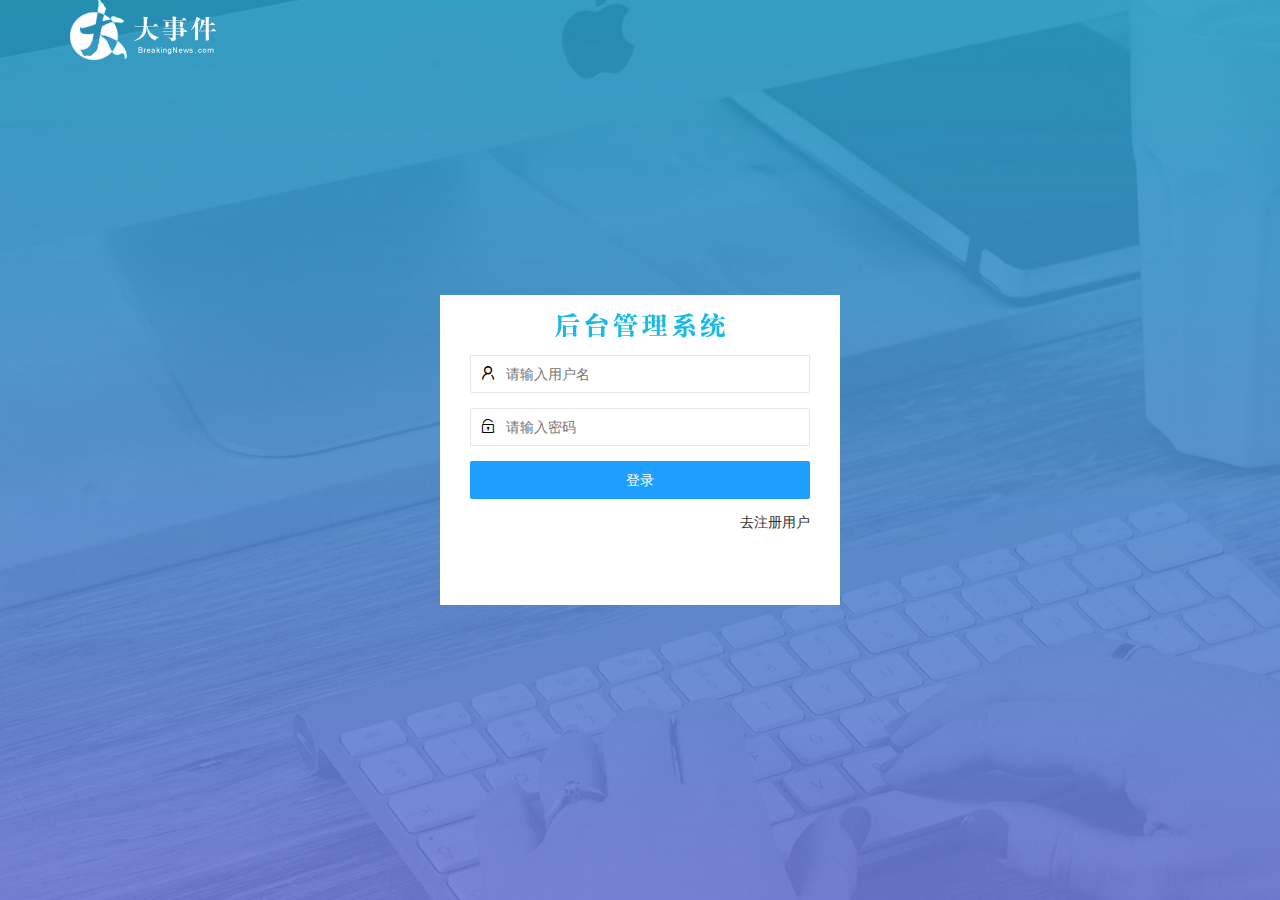
<file: login.html>
<!DOCTYPE html>
<html lang="en">

<head>
    <meta charset="UTF-8">
    <meta http-equiv="X-UA-Compatible" content="IE=edge">
    <meta name="viewport" content="width=device-width, initial-scale=1.0">
    <title>Document</title>
    <!-- 导入layuion的样式 -->
    <link rel="stylesheet" href="assets/lib/layui/css/layui.css" />
    <link rel="stylesheet" href="assets/css/login.css" />
</head>

<body>
    <div class="layui-main">
        <img src="assets/images/logo.png" alt="">
    </div>

    <!-- 登陆注册模块 -->
    <div class="loginAndRegBox">
        <div class="title-box"></div>

        <!-- 登录模块 -->
        <div class="login-box">
            <form class="layui-form" id="login_form">
                <div class="layui-form-item">
                    <i class="layui-icon layui-icon-username"></i>
                    <input type="text" name="username" lay-verify="required" autocomplete="off" placeholder="请输入用户名" class="layui-input">
                </div>
                <div class="layui-form-item">
                    <i class="layui-icon layui-icon-password"></i>
                    <input type="password" name="password" lay-verify="required|pwd" placeholder="请输入密码" autocomplete="off" class="layui-input">
                </div>
                <div class="layui-form-item">
                    <button type="submit" lay-submit class="layui-btn layui-btn-normal layui-btn-fluid">登录</button>
                </div>
                <div class="layui-form-item links">
                    <a href="javascript:;" id="link_reg">去注册用户</a>
                </div>
            </form>
        </div>

        <!-- 注册模块 -->
        <div class="reg-box">
            <form class="layui-form" id="reg_form">
                <div class="layui-form-item">
                    <i class="layui-icon layui-icon-username"></i>
                    <input type="text" name="username" lay-verify="required" autocomplete="off" placeholder="请输入用户名" class="layui-input">
                </div>
                <div class="layui-form-item">
                    <i class="layui-icon layui-icon-password"></i>
                    <input type="password" lay-verify="required|pwd" name="password" placeholder="请输入密码" autocomplete="off" class="layui-input">
                </div>
                <!-- 再次输入密码 -->
                <div class="layui-form-item">
                    <i class="layui-icon layui-icon-password"></i>
                    <input type="password" name="repassword" lay-verify="required|repwd" placeholder="再次输入密码" autocomplete="off" class="layui-input">
                </div>
                <div class="layui-form-item">
                    <button type="submit" lay-submit class="layui-btn layui-btn-normal layui-btn-fluid">注册</button>
                </div>
                <div class="layui-form-item links">
                    <a href="javascript:;" id="link_login">去登录</a>
                </div>

            </form>

        </div>
    </div>
    <script src="assets/lib/jquery.js"></script>
    <script src="assets/lib/layui/layui.all.js"></script>
    <script src="assets/js/baseApi.js"></script>
    <script src="assets/js/login.js"></script>
</body>

</html>
</file>
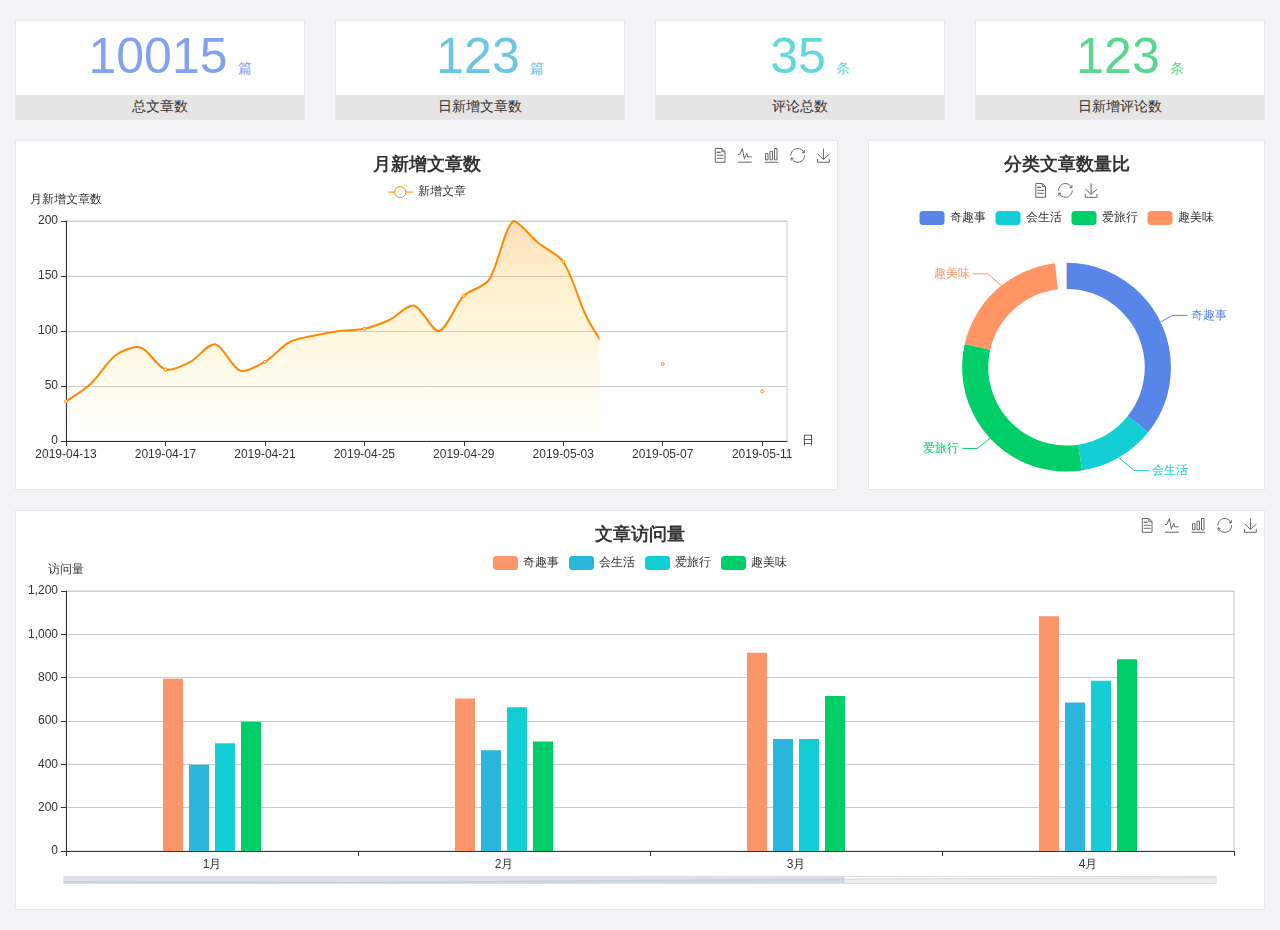
<file: home/dashboard.html>
<!DOCTYPE html>
<html lang="en">

<head>
  <meta charset="UTF-8">
  <meta name="viewport" content="width=device-width, initial-scale=1.0">
  <meta http-equiv="X-UA-Compatible" content="ie=edge">
  <title>图表统计</title>
  <link rel="stylesheet" href="../../assets/lib/bootstrap.css" />
  <link rel="stylesheet" href="../../assets/lib/main.css" />
  <script src="../../assets/lib/jquery.js"></script>
  <script type="text/javascript" src="../../assets/lib/echarts.min.js"></script>
</head>

<body>
  <div class="container-fluid">
    <div class="row spannel_list">
      <div class="col-sm-3 col-xs-6">
        <div class="spannel">
          <em>10015</em><span>篇</span>
          <b>总文章数</b>
        </div>
      </div>
      <div class="col-sm-3 col-xs-6">
        <div class="spannel scolor01">
          <em>123</em><span>篇</span>
          <b>日新增文章数</b>
        </div>
      </div>
      <div class="col-sm-3 col-xs-6">
        <div class="spannel scolor02">
          <em>35</em><span>条</span>
          <b>评论总数</b>
        </div>
      </div>
      <div class="col-sm-3 col-xs-6">
        <div class="spannel scolor03">
          <em>123</em><span>条</span>
          <b>日新增评论数</b>
        </div>
      </div>
    </div>
  </div>

  <div class="container-fluid">
    <div class="row curve-pie">
      <div class="col-lg-8 col-md-8">
        <div class="gragh_pannel" id="curve_show"></div>
      </div>
      <div class="col-lg-4 col-md-4">
        <div class="gragh_pannel" id="pie_show"></div>
      </div>
    </div>
  </div>

  <div class="container-fluid">
    <div class="column_pannel" id="column_show"></div>
  </div>

  <script>
    var oChart = echarts.init(document.getElementById('curve_show'));
    var aList_all = [
      { 'count': 36, 'date': '2019-04-13' },
      { 'count': 52, 'date': '2019-04-14' },
      { 'count': 78, 'date': '2019-04-15' },
      { 'count': 85, 'date': '2019-04-16' },
      { 'count': 65, 'date': '2019-04-17' },
      { 'count': 72, 'date': '2019-04-18' },
      { 'count': 88, 'date': '2019-04-19' },
      { 'count': 64, 'date': '2019-04-20' },
      { 'count': 72, 'date': '2019-04-21' },
      { 'count': 90, 'date': '2019-04-22' },
      { 'count': 96, 'date': '2019-04-23' },
      { 'count': 100, 'date': '2019-04-24' },
      { 'count': 102, 'date': '2019-04-25' },
      { 'count': 110, 'date': '2019-04-26' },
      { 'count': 123, 'date': '2019-04-27' },
      { 'count': 100, 'date': '2019-04-28' },
      { 'count': 132, 'date': '2019-04-29' },
      { 'count': 146, 'date': '2019-04-30' },
      { 'count': 200, 'date': '2019-05-01' },
      { 'count': 180, 'date': '2019-05-02' },
      { 'count': 163, 'date': '2019-05-03' },
      { 'count': 110, 'date': '2019-05-04' },
      { 'count': 80, 'date': '2019-05-05' },
      { 'count': 82, 'date': '2019-05-06' },
      { 'count': 70, 'date': '2019-05-07' },
      { 'count': 65, 'date': '2019-05-08' },
      { 'count': 54, 'date': '2019-05-09' },
      { 'count': 40, 'date': '2019-05-10' },
      { 'count': 45, 'date': '2019-05-11' },
      { 'count': 38, 'date': '2019-05-12' },
    ];

    let aCount = [];
    let aDate = [];

    for (var i = 0; i < aList_all.length; i++) {
      aCount.push(aList_all[i].count);
      aDate.push(aList_all[i].date);
    }

    var chartopt = {
      title: {
        text: '月新增文章数',
        left: 'center',
        top: '10'
      },
      tooltip: {
        trigger: 'axis'
      },
      legend: {
        data: ['新增文章'],
        top: '40'
      },
      toolbox: {
        show: true,
        feature: {
          mark: { show: true },
          dataView: { show: true, readOnly: false },
          magicType: { show: true, type: ['line', 'bar'] },
          restore: { show: true },
          saveAsImage: { show: true }
        }
      },
      calculable: true,
      xAxis: [
        {
          name: '日',
          type: 'category',
          boundaryGap: false,
          data: aDate
        }
      ],
      yAxis: [
        {
          name: '月新增文章数',
          type: 'value'
        }
      ],
      series: [
        {
          name: '新增文章',
          type: 'line',
          smooth: true,
          itemStyle: { normal: { areaStyle: { type: 'default' }, color: '#f80' }, lineStyle: { color: '#f80' } },
          data: aCount
        }],
      areaStyle: {
        normal: {
          color: new echarts.graphic.LinearGradient(0, 0, 0, 1, [{
            offset: 0,
            color: 'rgba(255,136,0,0.39)'
          }, {
            offset: .34,
            color: 'rgba(255,180,0,0.25)'
          }, {
            offset: 1,
            color: 'rgba(255,222,0,0.00)'
          }])

        }
      },
      grid: {
        show: true,
        x: 50,
        x2: 50,
        y: 80,
        height: 220
      }
    };

    oChart.setOption(chartopt);


    var oPie = echarts.init(document.getElementById('pie_show'));
    var oPieopt =
    {
      title: {
        top: 10,
        text: '分类文章数量比',
        x: 'center'
      },
      tooltip: {
        trigger: 'item',
        formatter: "{a} <br/>{b} : {c} ({d}%)"
      },
      color: ['#5885e8', '#13cfd5', '#00ce68', '#ff9565'],
      legend: {
        x: 'center',
        top: 65,
        data: ['奇趣事', '会生活', '爱旅行', '趣美味']
      },
      toolbox: {
        show: true,
        x: 'center',
        top: 35,
        feature: {
          mark: { show: true },
          dataView: { show: true, readOnly: false },
          magicType: {
            show: true,
            type: ['pie', 'funnel'],
            option: {
              funnel: {
                x: '25%',
                width: '50%',
                funnelAlign: 'left',
                max: 1548
              }
            }
          },
          restore: { show: true },
          saveAsImage: { show: true }
        }
      },
      calculable: true,
      series: [
        {
          name: '访问来源',
          type: 'pie',
          radius: ['45%', '60%'],
          center: ['50%', '65%'],
          data: [
            { value: 300, name: '奇趣事' },
            { value: 100, name: '会生活' },
            { value: 260, name: '爱旅行' },
            { value: 180, name: '趣美味' }
          ]
        }
      ]
    };
    oPie.setOption(oPieopt);



    var oColumn = this.echarts.init(document.getElementById('column_show'));
    var oColumnopt =
    {
      title: {
        text: '文章访问量',
        left: 'center',
        top: '10'
      },
      tooltip: {
        trigger: 'axis'
      },
      legend: {
        data: ['奇趣事', '会生活', '爱旅行', '趣美味'],
        top: '40'
      },
      toolbox: {
        show: true,
        feature: {
          mark: { show: true },
          dataView: { show: true, readOnly: false },
          magicType: { show: true, type: ['line', 'bar'] },
          restore: { show: true },
          saveAsImage: { show: true }
        }
      },
      calculable: true,
      xAxis: [
        {
          type: 'category',
          data: ['1月', '2月', '3月', '4月', '5月']
        }
      ],
      yAxis: [
        {
          name: '访问量',
          type: 'value'
        }
      ],
      series: [
        {
          name: '奇趣事',
          type: 'bar',
          barWidth: 20,
          itemStyle: {
            normal: { areaStyle: { type: 'default' }, color: '#fd956a' }
          },
          data: [800, 708, 920, 1090, 1200]
        },
        {
          name: '会生活',
          type: 'bar',
          barWidth: 20,
          itemStyle: {
            normal: { areaStyle: { type: 'default' }, color: '#2bb6db' }
          },
          data: [400, 468, 520, 690, 800]
        },
        {
          name: '爱旅行',
          type: 'bar',
          barWidth: 20,
          itemStyle: {
            normal: { areaStyle: { type: 'default' }, color: '#13cfd5' }
          },
          data: [500, 668, 520, 790, 900]
        },
        {
          name: '趣美味',
          type: 'bar',
          barWidth: 20,
          itemStyle: {
            normal: { areaStyle: { type: 'default' }, color: '#00ce68' }
          },
          data: [600, 508, 720, 890, 1000]
        }
      ],
      grid: {
        show: true,
        x: 50,
        x2: 30,
        y: 80,
        height: 260
      },
      dataZoom: [//给x轴设置滚动条
        {
          start: 0,//默认为0
          end: 100 - 1000 / 31,//默认为100
          type: 'slider',
          show: true,
          xAxisIndex: [0],
          handleSize: 0,//滑动条的 左右2个滑动条的大小
          height: 8,//组件高度
          left: 45, //左边的距离
          right: 50,//右边的距离
          bottom: 26,//右边的距离
          handleColor: '#ddd',//h滑动图标的颜色
          handleStyle: {
            borderColor: "#cacaca",
            borderWidth: "1",
            shadowBlur: 2,
            background: "#ddd",
            shadowColor: "#ddd",
          }
        }]
    };
    oColumn.setOption(oColumnopt);
  </script>
</body>

</html>
</file>
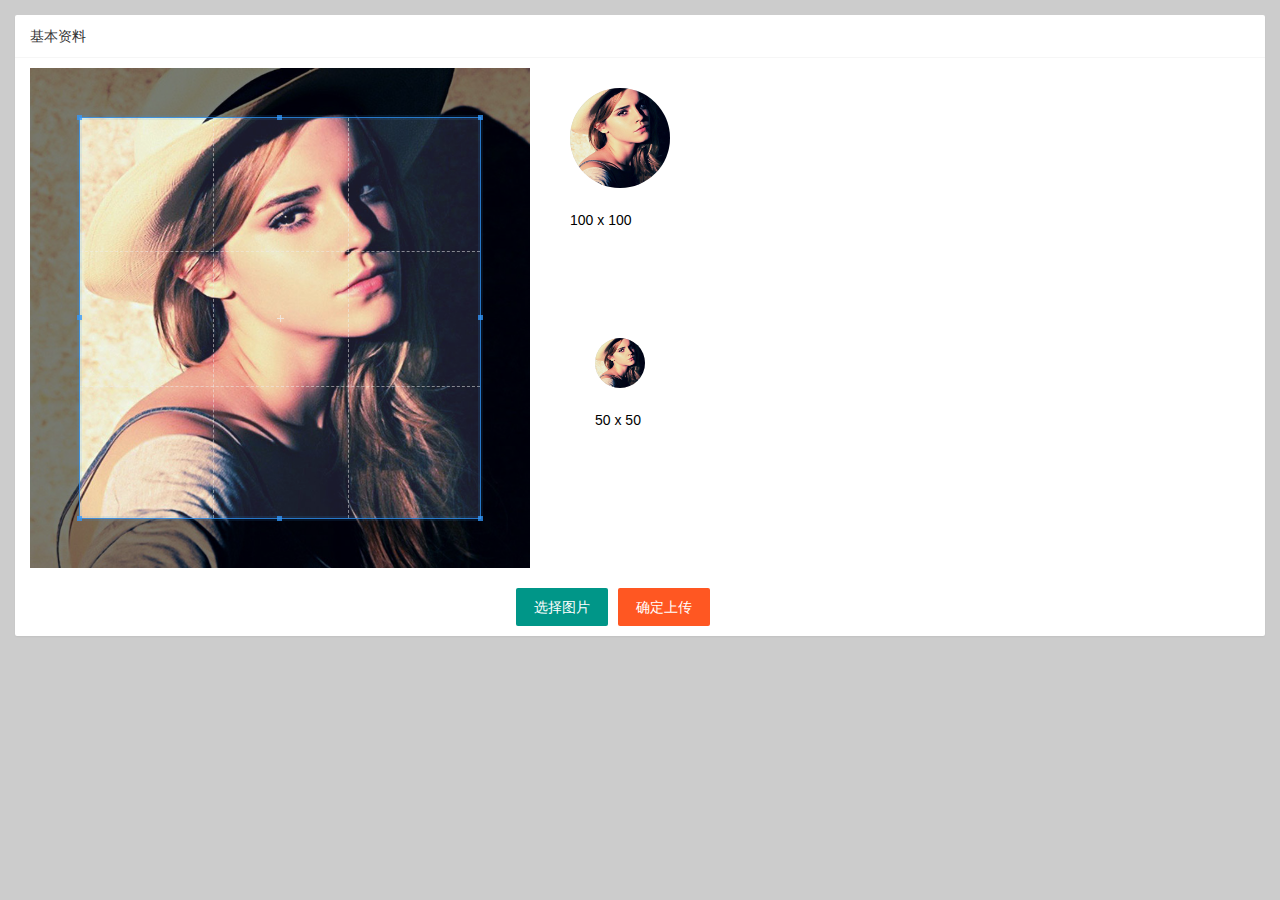
<file: user/user_avatar.html>
<!DOCTYPE html>
<html lang="en">

<head>
    <meta charset="UTF-8">
    <meta http-equiv="X-UA-Compatible" content="IE=edge">
    <meta name="viewport" content="width=device-width, initial-scale=1.0">
    <title>更换头像</title>
    <link rel="stylesheet" href="../assets/lib/layui/css/layui.css">
    <link rel="stylesheet" href="../assets/lib/cropper/cropper.css">
    <link rel="stylesheet" href="../assets/css/user_avatar.css">
</head>

<body>
    <div class="layui-card">
        <div class="layui-card-header">基本资料</div>
        <div class="layui-card-body">
            <!-- 第一行的图片裁剪和预览区域 -->
            <div class="row1">
                <!-- 图片裁剪区域 -->
                <div class="cropper-box">
                    <!-- 这个 img 标签很重要，将来会把它初始化为裁剪区域 -->
                    <img id="image" src="/assets/images/sample.jpg" />
                </div>
                <!-- 图片的预览区域 -->
                <div class="preview-box">
                    <div>
                        <!-- 宽高为 100px 的预览区域 -->
                        <div class="img-preview w100"></div>
                        <p class="size">100 x 100</p>
                    </div>
                    <div>
                        <!-- 宽高为 50px 的预览区域 -->
                        <div class="img-preview w50"></div>
                        <p class="size">50 x 50</p>
                    </div>
                </div>
            </div>

            <!-- 第二行的按钮区域 -->
            <div class="row2">
                <input type="file" id="fileup" style="display:none;" accept="image/png,image/jpeg">
                <button type="button" class="layui-btn" id="chocePic">选择图片</button>
                <button type="button" id="upPic" class="layui-btn layui-btn-danger">确定上传</button>
            </div>
        </div>
    </div>



    <script src="../assets/lib/layui/layui.all.js"></script>
    <script src="../assets/lib/jquery.js"></script>
    <script src="../assets/lib/cropper/Cropper.js"></script>
    <script src="../assets/lib/cropper/jquery-cropper.js"></script>
    <script src="../assets/js/baseApi.js"></script>
    <script src="../assets/js/user_avatar.js"></script>
</body>

</html>
</file>
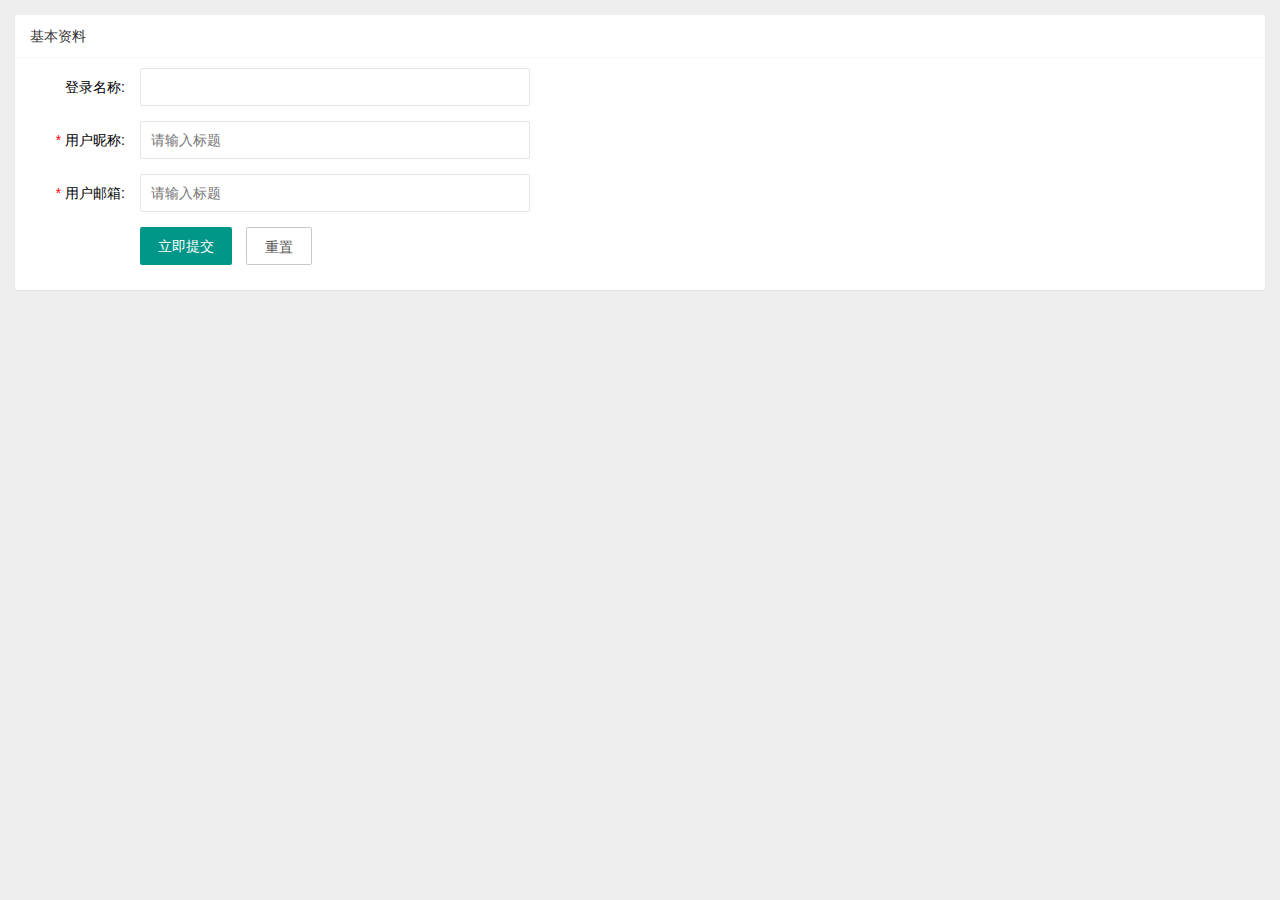
<file: user/user_base.html>
<!DOCTYPE html>
<html lang="en">

<head>
    <meta charset="UTF-8">
    <meta http-equiv="X-UA-Compatible" content="IE=edge">
    <meta name="viewport" content="width=device-width, initial-scale=1.0">
    <title>基本资料</title>

    <link rel="stylesheet" href="../assets/lib/layui/css/layui.css">
    <link rel="stylesheet" href="../assets/css/user_base.css">
</head>

<body>
    <div class="layui-card">
        <div class="layui-card-header">基本资料</div>
        <div class="layui-card-body">
            <form class="layui-form" lay-filter="fm_user_base">
                <input type="hidden" name="id" />
                <div class="layui-form-item">
                    <label class="layui-form-label">登录名称:</label>
                    <div class="layui-input-block">
                        <input type="text" name="username" readonly="readonly" autocomplete="off" class="layui-input">
                    </div>
                </div>
                <div class="layui-form-item">
                    <label class="layui-form-label"><span class="red">* </span>用户昵称:</label>
                    <div class="layui-input-block">
                        <input type="text" name="nickname" required lay-verify="required" placeholder="请输入标题" autocomplete="off" class="layui-input">
                    </div>
                </div>
                <div class="layui-form-item">
                    <label class="layui-form-label"><span class="red">* </span>用户邮箱:</label>
                    <div class="layui-input-block">
                        <input type="text" name="email" required lay-verify="required" placeholder="请输入标题" autocomplete="off" class="layui-input">
                    </div>
                </div>
                <div class="layui-form-item">
                    <div class="layui-input-block">
                        <button class="layui-btn" lay-submit lay-filter="formDemo">立即提交</button>
                        <button type="reset" id="fm_reset" class="layui-btn layui-btn-primary">重置</button>
                    </div>
                </div>
            </form>
        </div>
    </div>



    <script src="../assets/lib/layui/layui.all.js"></script>
    <script src="../assets/lib/jquery.js"></script>

    <script src="../assets/js/baseApi.js"></script>
    <script src="../assets/js/user_base.js"></script>
</body>

</html>
</file>
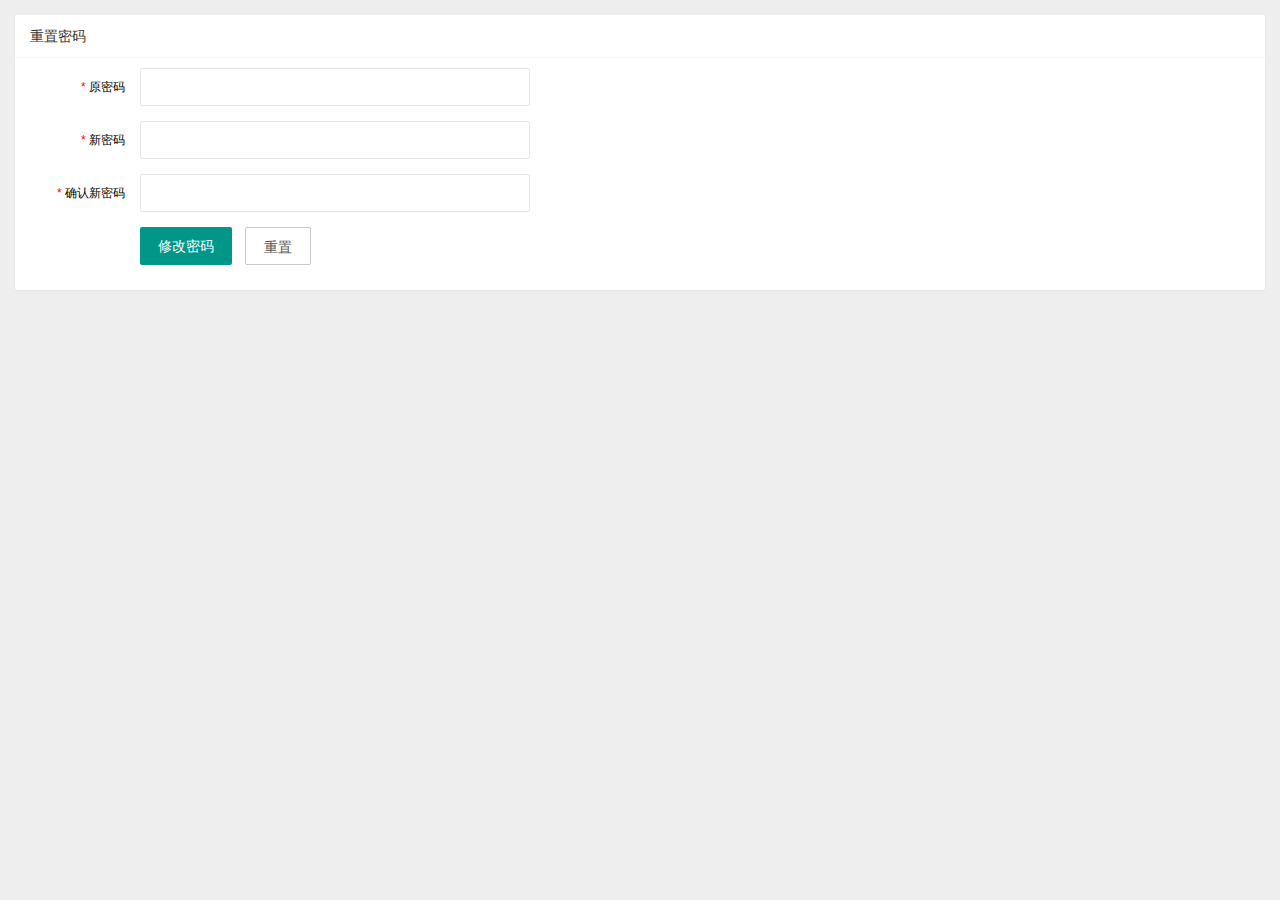
<file: user/user_pwd.html>
<!DOCTYPE html>
<html lang="en">

<head>
    <meta charset="UTF-8">
    <meta http-equiv="X-UA-Compatible" content="IE=edge">
    <meta name="viewport" content="width=device-width, initial-scale=1.0">
    <title>重置密码</title>
    <link rel="stylesheet" href="../assets/lib/layui/css/layui.css">
    <link rel="stylesheet" href="../assets/css/user_pwd.css">
</head>

<body>
    <div class="layui-card">
        <div class="layui-card-header">重置密码</div>
        <div class="layui-card-body">
            <form class="layui-form" lay-filter="form_pwd">
                <div class="layui-form-item">
                    <label class="layui-form-label"><span class="red">* </span>原密码</label>
                    <div class="layui-input-block">
                        <input type="password" name="oldPwd" required lay-verify="required|pwd" autocomplete="off" class="layui-input">
                    </div>
                </div>
                <div class="layui-form-item">
                    <label class="layui-form-label"><span class="red">* </span>新密码</label>
                    <div class="layui-input-block">
                        <input type="password" name="newPwd" required lay-verify="required|pwd|samePwd" autocomplete="off" class="layui-input">
                    </div>
                </div>
                <div class="layui-form-item">
                    <label class="layui-form-label"><span class="red">* </span>确认新密码</label>
                    <div class="layui-input-block">
                        <input type="password" name="rePwd" required lay-verify="required|repwd" autocomplete="off" class="layui-input">
                    </div>
                </div>
                <div class="layui-form-item">
                    <div class="layui-input-block">
                        <button class="layui-btn" lay-submit lay-filter="formDemo">修改密码</button>
                        <button type="reset" class="layui-btn layui-btn-primary">重置</button>
                    </div>
                </div>
            </form>
        </div>
    </div>

    <script src="../assets/lib/layui/layui.all.js"></script>
    <script src="../assets/lib/jquery.js"></script>

    <script src="../assets/js/baseApi.js"></script>
    <script src="../assets/js/user_pwd.js"></script>
</body>

</html>
</file>
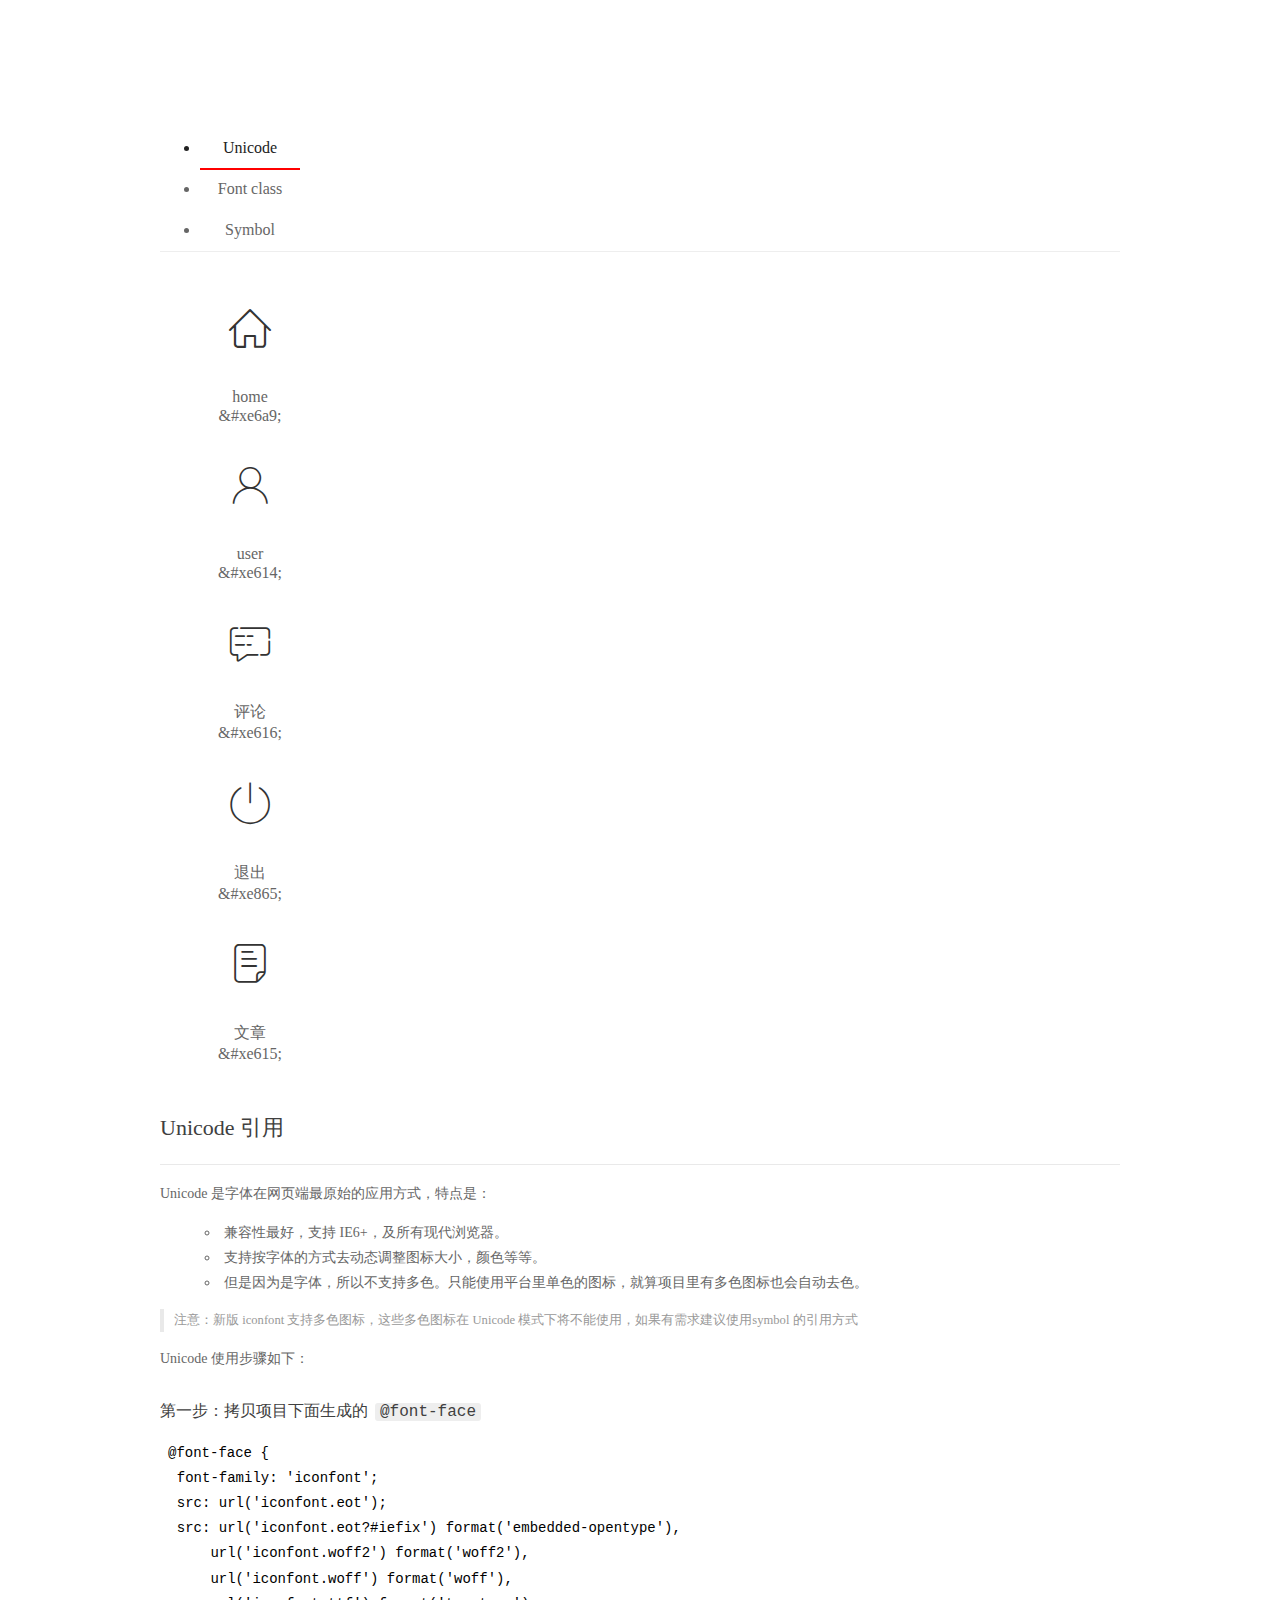
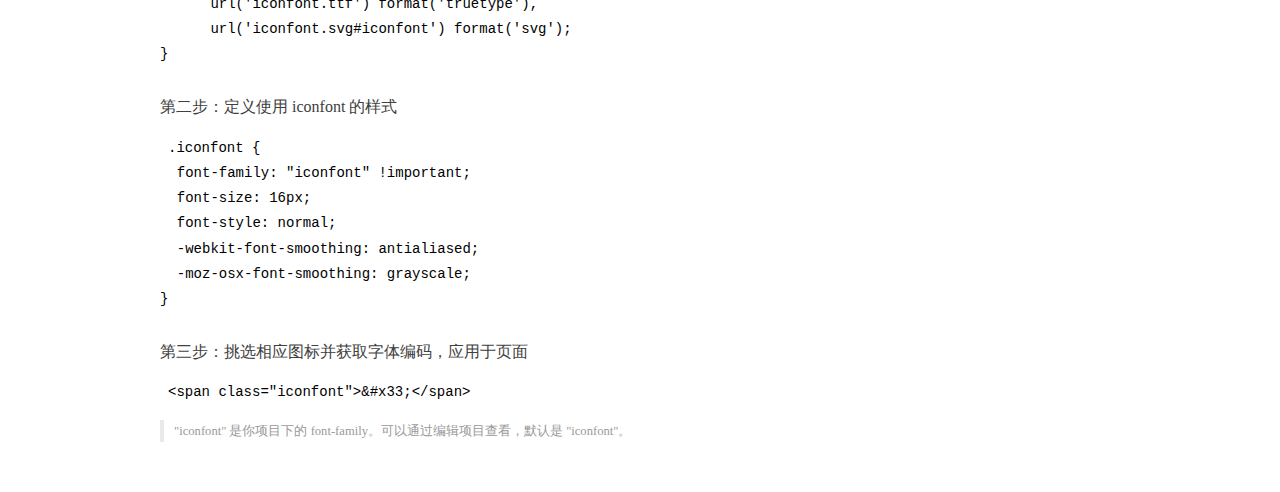
<file: assets/fonts/demo_index.html>
<!DOCTYPE html>
<html>
<head>
  <meta charset="utf-8"/>
  <title>IconFont Demo</title>
  <link rel="shortcut icon" href="https://gtms04.alicdn.com/tps/i4/TB1_oz6GVXXXXaFXpXXJDFnIXXX-64-64.ico" type="image/x-icon"/>
  <link rel="stylesheet" href="https://g.alicdn.com/thx/cube/1.3.2/cube.min.css">
  <link rel="stylesheet" href="demo.css">
  <link rel="stylesheet" href="iconfont.css">
  <script src="iconfont.js"></script>
  <!-- jQuery -->
  <script src="https://a1.alicdn.com/oss/uploads/2018/12/26/7bfddb60-08e8-11e9-9b04-53e73bb6408b.js"></script>
  <!-- 代码高亮 -->
  <script src="https://a1.alicdn.com/oss/uploads/2018/12/26/a3f714d0-08e6-11e9-8a15-ebf944d7534c.js"></script>
</head>
<body>
  <div class="main">
    <h1 class="logo"><a href="https://www.iconfont.cn/" title="iconfont 首页" target="_blank">&#xe86b;</a></h1>
    <div class="nav-tabs">
      <ul id="tabs" class="dib-box">
        <li class="dib active"><span>Unicode</span></li>
        <li class="dib"><span>Font class</span></li>
        <li class="dib"><span>Symbol</span></li>
      </ul>
      
    </div>
    <div class="tab-container">
      <div class="content unicode" style="display: block;">
          <ul class="icon_lists dib-box">
          
            <li class="dib">
              <span class="icon iconfont">&#xe6a9;</span>
                <div class="name">home</div>
                <div class="code-name">&amp;#xe6a9;</div>
              </li>
          
            <li class="dib">
              <span class="icon iconfont">&#xe614;</span>
                <div class="name">user</div>
                <div class="code-name">&amp;#xe614;</div>
              </li>
          
            <li class="dib">
              <span class="icon iconfont">&#xe616;</span>
                <div class="name">评论</div>
                <div class="code-name">&amp;#xe616;</div>
              </li>
          
            <li class="dib">
              <span class="icon iconfont">&#xe865;</span>
                <div class="name">退出</div>
                <div class="code-name">&amp;#xe865;</div>
              </li>
          
            <li class="dib">
              <span class="icon iconfont">&#xe615;</span>
                <div class="name">文章</div>
                <div class="code-name">&amp;#xe615;</div>
              </li>
          
          </ul>
          <div class="article markdown">
          <h2 id="unicode-">Unicode 引用</h2>
          <hr>

          <p>Unicode 是字体在网页端最原始的应用方式，特点是：</p>
          <ul>
            <li>兼容性最好，支持 IE6+，及所有现代浏览器。</li>
            <li>支持按字体的方式去动态调整图标大小，颜色等等。</li>
            <li>但是因为是字体，所以不支持多色。只能使用平台里单色的图标，就算项目里有多色图标也会自动去色。</li>
          </ul>
          <blockquote>
            <p>注意：新版 iconfont 支持多色图标，这些多色图标在 Unicode 模式下将不能使用，如果有需求建议使用symbol 的引用方式</p>
          </blockquote>
          <p>Unicode 使用步骤如下：</p>
          <h3 id="-font-face">第一步：拷贝项目下面生成的 <code>@font-face</code></h3>
<pre><code class="language-css"
>@font-face {
  font-family: 'iconfont';
  src: url('iconfont.eot');
  src: url('iconfont.eot?#iefix') format('embedded-opentype'),
      url('iconfont.woff2') format('woff2'),
      url('iconfont.woff') format('woff'),
      url('iconfont.ttf') format('truetype'),
      url('iconfont.svg#iconfont') format('svg');
}
</code></pre>
          <h3 id="-iconfont-">第二步：定义使用 iconfont 的样式</h3>
<pre><code class="language-css"
>.iconfont {
  font-family: "iconfont" !important;
  font-size: 16px;
  font-style: normal;
  -webkit-font-smoothing: antialiased;
  -moz-osx-font-smoothing: grayscale;
}
</code></pre>
          <h3 id="-">第三步：挑选相应图标并获取字体编码，应用于页面</h3>
<pre>
<code class="language-html"
>&lt;span class="iconfont"&gt;&amp;#x33;&lt;/span&gt;
</code></pre>
          <blockquote>
            <p>"iconfont" 是你项目下的 font-family。可以通过编辑项目查看，默认是 "iconfont"。</p>
          </blockquote>
          </div>
      </div>
      <div class="content font-class">
        <ul class="icon_lists dib-box">
          
          <li class="dib">
            <span class="icon iconfont icon-home"></span>
            <div class="name">
              home
            </div>
            <div class="code-name">.icon-home
            </div>
          </li>
          
          <li class="dib">
            <span class="icon iconfont icon-user"></span>
            <div class="name">
              user
            </div>
            <div class="code-name">.icon-user
            </div>
          </li>
          
          <li class="dib">
            <span class="icon iconfont icon-pinglun"></span>
            <div class="name">
              评论
            </div>
            <div class="code-name">.icon-pinglun
            </div>
          </li>
          
          <li class="dib">
            <span class="icon iconfont icon-tuichu"></span>
            <div class="name">
              退出
            </div>
            <div class="code-name">.icon-tuichu
            </div>
          </li>
          
          <li class="dib">
            <span class="icon iconfont icon-16"></span>
            <div class="name">
              文章
            </div>
            <div class="code-name">.icon-16
            </div>
          </li>
          
        </ul>
        <div class="article markdown">
        <h2 id="font-class-">font-class 引用</h2>
        <hr>

        <p>font-class 是 Unicode 使用方式的一种变种，主要是解决 Unicode 书写不直观，语意不明确的问题。</p>
        <p>与 Unicode 使用方式相比，具有如下特点：</p>
        <ul>
          <li>兼容性良好，支持 IE8+，及所有现代浏览器。</li>
          <li>相比于 Unicode 语意明确，书写更直观。可以很容易分辨这个 icon 是什么。</li>
          <li>因为使用 class 来定义图标，所以当要替换图标时，只需要修改 class 里面的 Unicode 引用。</li>
          <li>不过因为本质上还是使用的字体，所以多色图标还是不支持的。</li>
        </ul>
        <p>使用步骤如下：</p>
        <h3 id="-fontclass-">第一步：引入项目下面生成的 fontclass 代码：</h3>
<pre><code class="language-html">&lt;link rel="stylesheet" href="./iconfont.css"&gt;
</code></pre>
        <h3 id="-">第二步：挑选相应图标并获取类名，应用于页面：</h3>
<pre><code class="language-html">&lt;span class="iconfont icon-xxx"&gt;&lt;/span&gt;
</code></pre>
        <blockquote>
          <p>"
            iconfont" 是你项目下的 font-family。可以通过编辑项目查看，默认是 "iconfont"。</p>
        </blockquote>
      </div>
      </div>
      <div class="content symbol">
          <ul class="icon_lists dib-box">
          
            <li class="dib">
                <svg class="icon svg-icon" aria-hidden="true">
                  <use xlink:href="#icon-home"></use>
                </svg>
                <div class="name">home</div>
                <div class="code-name">#icon-home</div>
            </li>
          
            <li class="dib">
                <svg class="icon svg-icon" aria-hidden="true">
                  <use xlink:href="#icon-user"></use>
                </svg>
                <div class="name">user</div>
                <div class="code-name">#icon-user</div>
            </li>
          
            <li class="dib">
                <svg class="icon svg-icon" aria-hidden="true">
                  <use xlink:href="#icon-pinglun"></use>
                </svg>
                <div class="name">评论</div>
                <div class="code-name">#icon-pinglun</div>
            </li>
          
            <li class="dib">
                <svg class="icon svg-icon" aria-hidden="true">
                  <use xlink:href="#icon-tuichu"></use>
                </svg>
                <div class="name">退出</div>
                <div class="code-name">#icon-tuichu</div>
            </li>
          
            <li class="dib">
                <svg class="icon svg-icon" aria-hidden="true">
                  <use xlink:href="#icon-16"></use>
                </svg>
                <div class="name">文章</div>
                <div class="code-name">#icon-16</div>
            </li>
          
          </ul>
          <div class="article markdown">
          <h2 id="symbol-">Symbol 引用</h2>
          <hr>

          <p>这是一种全新的使用方式，应该说这才是未来的主流，也是平台目前推荐的用法。相关介绍可以参考这篇<a href="">文章</a>
            这种用法其实是做了一个 SVG 的集合，与另外两种相比具有如下特点：</p>
          <ul>
            <li>支持多色图标了，不再受单色限制。</li>
            <li>通过一些技巧，支持像字体那样，通过 <code>font-size</code>, <code>color</code> 来调整样式。</li>
            <li>兼容性较差，支持 IE9+，及现代浏览器。</li>
            <li>浏览器渲染 SVG 的性能一般，还不如 png。</li>
          </ul>
          <p>使用步骤如下：</p>
          <h3 id="-symbol-">第一步：引入项目下面生成的 symbol 代码：</h3>
<pre><code class="language-html">&lt;script src="./iconfont.js"&gt;&lt;/script&gt;
</code></pre>
          <h3 id="-css-">第二步：加入通用 CSS 代码（引入一次就行）：</h3>
<pre><code class="language-html">&lt;style&gt;
.icon {
  width: 1em;
  height: 1em;
  vertical-align: -0.15em;
  fill: currentColor;
  overflow: hidden;
}
&lt;/style&gt;
</code></pre>
          <h3 id="-">第三步：挑选相应图标并获取类名，应用于页面：</h3>
<pre><code class="language-html">&lt;svg class="icon" aria-hidden="true"&gt;
  &lt;use xlink:href="#icon-xxx"&gt;&lt;/use&gt;
&lt;/svg&gt;
</code></pre>
          </div>
      </div>

    </div>
  </div>
  <script>
  $(document).ready(function () {
      $('.tab-container .content:first').show()

      $('#tabs li').click(function (e) {
        var tabContent = $('.tab-container .content')
        var index = $(this).index()

        if ($(this).hasClass('active')) {
          return
        } else {
          $('#tabs li').removeClass('active')
          $(this).addClass('active')

          tabContent.hide().eq(index).fadeIn()
        }
      })
    })
  </script>
</body>
</html>
</file>
<file: assets/lib/layui/css/layui.css>
/** layui-v2.5.5 MIT License By https://www.layui.com */
 .layui-inline,img{display:inline-block;vertical-align:middle}h1,h2,h3,h4,h5,h6{font-weight:400}.layui-edge,.layui-header,.layui-inline,.layui-main{position:relative}.layui-body,.layui-edge,.layui-elip{overflow:hidden}.layui-btn,.layui-edge,.layui-inline,img{vertical-align:middle}.layui-btn,.layui-disabled,.layui-icon,.layui-unselect{-moz-user-select:none;-webkit-user-select:none;-ms-user-select:none}.layui-elip,.layui-form-checkbox span,.layui-form-pane .layui-form-label{text-overflow:ellipsis;white-space:nowrap}.layui-breadcrumb,.layui-tree-btnGroup{visibility:hidden}blockquote,body,button,dd,div,dl,dt,form,h1,h2,h3,h4,h5,h6,input,li,ol,p,pre,td,textarea,th,ul{margin:0;padding:0;-webkit-tap-highlight-color:rgba(0,0,0,0)}a:active,a:hover{outline:0}img{border:none}li{list-style:none}table{border-collapse:collapse;border-spacing:0}h4,h5,h6{font-size:100%}button,input,optgroup,option,select,textarea{font-family:inherit;font-size:inherit;font-style:inherit;font-weight:inherit;outline:0}pre{white-space:pre-wrap;white-space:-moz-pre-wrap;white-space:-pre-wrap;white-space:-o-pre-wrap;word-wrap:break-word}body{line-height:24px;font:14px Helvetica Neue,Helvetica,PingFang SC,Tahoma,Arial,sans-serif}hr{height:1px;margin:10px 0;border:0;clear:both}a{color:#333;text-decoration:none}a:hover{color:#777}a cite{font-style:normal;*cursor:pointer}.layui-border-box,.layui-border-box *{box-sizing:border-box}.layui-box,.layui-box *{box-sizing:content-box}.layui-clear{clear:both;*zoom:1}.layui-clear:after{content:'\20';clear:both;*zoom:1;display:block;height:0}.layui-inline{*display:inline;*zoom:1}.layui-edge{display:inline-block;width:0;height:0;border-width:6px;border-style:dashed;border-color:transparent}.layui-edge-top{top:-4px;border-bottom-color:#999;border-bottom-style:solid}.layui-edge-right{border-left-color:#999;border-left-style:solid}.layui-edge-bottom{top:2px;border-top-color:#999;border-top-style:solid}.layui-edge-left{border-right-color:#999;border-right-style:solid}.layui-disabled,.layui-disabled:hover{color:#d2d2d2!important;cursor:not-allowed!important}.layui-circle{border-radius:100%}.layui-show{display:block!important}.layui-hide{display:none!important}@font-face{font-family:layui-icon;src:url(../font/iconfont.eot?v=250);src:url(../font/iconfont.eot?v=250#iefix) format('embedded-opentype'),url(../font/iconfont.woff2?v=250) format('woff2'),url(../font/iconfont.woff?v=250) format('woff'),url(../font/iconfont.ttf?v=250) format('truetype'),url(../font/iconfont.svg?v=250#layui-icon) format('svg')}.layui-icon{font-family:layui-icon!important;font-size:16px;font-style:normal;-webkit-font-smoothing:antialiased;-moz-osx-font-smoothing:grayscale}.layui-icon-reply-fill:before{content:"\e611"}.layui-icon-set-fill:before{content:"\e614"}.layui-icon-menu-fill:before{content:"\e60f"}.layui-icon-search:before{content:"\e615"}.layui-icon-share:before{content:"\e641"}.layui-icon-set-sm:before{content:"\e620"}.layui-icon-engine:before{content:"\e628"}.layui-icon-close:before{content:"\1006"}.layui-icon-close-fill:before{content:"\1007"}.layui-icon-chart-screen:before{content:"\e629"}.layui-icon-star:before{content:"\e600"}.layui-icon-circle-dot:before{content:"\e617"}.layui-icon-chat:before{content:"\e606"}.layui-icon-release:before{content:"\e609"}.layui-icon-list:before{content:"\e60a"}.layui-icon-chart:before{content:"\e62c"}.layui-icon-ok-circle:before{content:"\1005"}.layui-icon-layim-theme:before{content:"\e61b"}.layui-icon-table:before{content:"\e62d"}.layui-icon-right:before{content:"\e602"}.layui-icon-left:before{content:"\e603"}.layui-icon-cart-simple:before{content:"\e698"}.layui-icon-face-cry:before{content:"\e69c"}.layui-icon-face-smile:before{content:"\e6af"}.layui-icon-survey:before{content:"\e6b2"}.layui-icon-tree:before{content:"\e62e"}.layui-icon-upload-circle:before{content:"\e62f"}.layui-icon-add-circle:before{content:"\e61f"}.layui-icon-download-circle:before{content:"\e601"}.layui-icon-templeate-1:before{content:"\e630"}.layui-icon-util:before{content:"\e631"}.layui-icon-face-surprised:before{content:"\e664"}.layui-icon-edit:before{content:"\e642"}.layui-icon-speaker:before{content:"\e645"}.layui-icon-down:before{content:"\e61a"}.layui-icon-file:before{content:"\e621"}.layui-icon-layouts:before{content:"\e632"}.layui-icon-rate-half:before{content:"\e6c9"}.layui-icon-add-circle-fine:before{content:"\e608"}.layui-icon-prev-circle:before{content:"\e633"}.layui-icon-read:before{content:"\e705"}.layui-icon-404:before{content:"\e61c"}.layui-icon-carousel:before{content:"\e634"}.layui-icon-help:before{content:"\e607"}.layui-icon-code-circle:before{content:"\e635"}.layui-icon-water:before{content:"\e636"}.layui-icon-username:before{content:"\e66f"}.layui-icon-find-fill:before{content:"\e670"}.layui-icon-about:before{content:"\e60b"}.layui-icon-location:before{content:"\e715"}.layui-icon-up:before{content:"\e619"}.layui-icon-pause:before{content:"\e651"}.layui-icon-date:before{content:"\e637"}.layui-icon-layim-uploadfile:before{content:"\e61d"}.layui-icon-delete:before{content:"\e640"}.layui-icon-play:before{content:"\e652"}.layui-icon-top:before{content:"\e604"}.layui-icon-friends:before{content:"\e612"}.layui-icon-refresh-3:before{content:"\e9aa"}.layui-icon-ok:before{content:"\e605"}.layui-icon-layer:before{content:"\e638"}.layui-icon-face-smile-fine:before{content:"\e60c"}.layui-icon-dollar:before{content:"\e659"}.layui-icon-group:before{content:"\e613"}.layui-icon-layim-download:before{content:"\e61e"}.layui-icon-picture-fine:before{content:"\e60d"}.layui-icon-link:before{content:"\e64c"}.layui-icon-diamond:before{content:"\e735"}.layui-icon-log:before{content:"\e60e"}.layui-icon-rate-solid:before{content:"\e67a"}.layui-icon-fonts-del:before{content:"\e64f"}.layui-icon-unlink:before{content:"\e64d"}.layui-icon-fonts-clear:before{content:"\e639"}.layui-icon-triangle-r:before{content:"\e623"}.layui-icon-circle:before{content:"\e63f"}.layui-icon-radio:before{content:"\e643"}.layui-icon-align-center:before{content:"\e647"}.layui-icon-align-right:before{content:"\e648"}.layui-icon-align-left:before{content:"\e649"}.layui-icon-loading-1:before{content:"\e63e"}.layui-icon-return:before{content:"\e65c"}.layui-icon-fonts-strong:before{content:"\e62b"}.layui-icon-upload:before{content:"\e67c"}.layui-icon-dialogue:before{content:"\e63a"}.layui-icon-video:before{content:"\e6ed"}.layui-icon-headset:before{content:"\e6fc"}.layui-icon-cellphone-fine:before{content:"\e63b"}.layui-icon-add-1:before{content:"\e654"}.layui-icon-face-smile-b:before{content:"\e650"}.layui-icon-fonts-html:before{content:"\e64b"}.layui-icon-form:before{content:"\e63c"}.layui-icon-cart:before{content:"\e657"}.layui-icon-camera-fill:before{content:"\e65d"}.layui-icon-tabs:before{content:"\e62a"}.layui-icon-fonts-code:before{content:"\e64e"}.layui-icon-fire:before{content:"\e756"}.layui-icon-set:before{content:"\e716"}.layui-icon-fonts-u:before{content:"\e646"}.layui-icon-triangle-d:before{content:"\e625"}.layui-icon-tips:before{content:"\e702"}.layui-icon-picture:before{content:"\e64a"}.layui-icon-more-vertical:before{content:"\e671"}.layui-icon-flag:before{content:"\e66c"}.layui-icon-loading:before{content:"\e63d"}.layui-icon-fonts-i:before{content:"\e644"}.layui-icon-refresh-1:before{content:"\e666"}.layui-icon-rmb:before{content:"\e65e"}.layui-icon-home:before{content:"\e68e"}.layui-icon-user:before{content:"\e770"}.layui-icon-notice:before{content:"\e667"}.layui-icon-login-weibo:before{content:"\e675"}.layui-icon-voice:before{content:"\e688"}.layui-icon-upload-drag:before{content:"\e681"}.layui-icon-login-qq:before{content:"\e676"}.layui-icon-snowflake:before{content:"\e6b1"}.layui-icon-file-b:before{content:"\e655"}.layui-icon-template:before{content:"\e663"}.layui-icon-auz:before{content:"\e672"}.layui-icon-console:before{content:"\e665"}.layui-icon-app:before{content:"\e653"}.layui-icon-prev:before{content:"\e65a"}.layui-icon-website:before{content:"\e7ae"}.layui-icon-next:before{content:"\e65b"}.layui-icon-component:before{content:"\e857"}.layui-icon-more:before{content:"\e65f"}.layui-icon-login-wechat:before{content:"\e677"}.layui-icon-shrink-right:before{content:"\e668"}.layui-icon-spread-left:before{content:"\e66b"}.layui-icon-camera:before{content:"\e660"}.layui-icon-note:before{content:"\e66e"}.layui-icon-refresh:before{content:"\e669"}.layui-icon-female:before{content:"\e661"}.layui-icon-male:before{content:"\e662"}.layui-icon-password:before{content:"\e673"}.layui-icon-senior:before{content:"\e674"}.layui-icon-theme:before{content:"\e66a"}.layui-icon-tread:before{content:"\e6c5"}.layui-icon-praise:before{content:"\e6c6"}.layui-icon-star-fill:before{content:"\e658"}.layui-icon-rate:before{content:"\e67b"}.layui-icon-template-1:before{content:"\e656"}.layui-icon-vercode:before{content:"\e679"}.layui-icon-cellphone:before{content:"\e678"}.layui-icon-screen-full:before{content:"\e622"}.layui-icon-screen-restore:before{content:"\e758"}.layui-icon-cols:before{content:"\e610"}.layui-icon-export:before{content:"\e67d"}.layui-icon-print:before{content:"\e66d"}.layui-icon-slider:before{content:"\e714"}.layui-icon-addition:before{content:"\e624"}.layui-icon-subtraction:before{content:"\e67e"}.layui-icon-service:before{content:"\e626"}.layui-icon-transfer:before{content:"\e691"}.layui-main{width:1140px;margin:0 auto}.layui-header{z-index:1000;height:60px}.layui-header a:hover{transition:all .5s;-webkit-transition:all .5s}.layui-side{position:fixed;left:0;top:0;bottom:0;z-index:999;width:200px;overflow-x:hidden}.layui-side-scroll{position:relative;width:220px;height:100%;overflow-x:hidden}.layui-body{position:absolute;left:200px;right:0;top:0;bottom:0;z-index:998;width:auto;overflow-y:auto;box-sizing:border-box}.layui-layout-body{overflow:hidden}.layui-layout-admin .layui-header{background-color:#23262E}.layui-layout-admin .layui-side{top:60px;width:200px;overflow-x:hidden}.layui-layout-admin .layui-body{position:fixed;top:60px;bottom:44px}.layui-layout-admin .layui-main{width:auto;margin:0 15px}.layui-layout-admin .layui-footer{position:fixed;left:200px;right:0;bottom:0;height:44px;line-height:44px;padding:0 15px;background-color:#eee}.layui-layout-admin .layui-logo{position:absolute;left:0;top:0;width:200px;height:100%;line-height:60px;text-align:center;color:#009688;font-size:16px}.layui-layout-admin .layui-header .layui-nav{background:0 0}.layui-layout-left{position:absolute!important;left:200px;top:0}.layui-layout-right{position:absolute!important;right:0;top:0}.layui-container{position:relative;margin:0 auto;padding:0 15px;box-sizing:border-box}.layui-fluid{position:relative;margin:0 auto;padding:0 15px}.layui-row:after,.layui-row:before{content:'';display:block;clear:both}.layui-col-lg1,.layui-col-lg10,.layui-col-lg11,.layui-col-lg12,.layui-col-lg2,.layui-col-lg3,.layui-col-lg4,.layui-col-lg5,.layui-col-lg6,.layui-col-lg7,.layui-col-lg8,.layui-col-lg9,.layui-col-md1,.layui-col-md10,.layui-col-md11,.layui-col-md12,.layui-col-md2,.layui-col-md3,.layui-col-md4,.layui-col-md5,.layui-col-md6,.layui-col-md7,.layui-col-md8,.layui-col-md9,.layui-col-sm1,.layui-col-sm10,.layui-col-sm11,.layui-col-sm12,.layui-col-sm2,.layui-col-sm3,.layui-col-sm4,.layui-col-sm5,.layui-col-sm6,.layui-col-sm7,.layui-col-sm8,.layui-col-sm9,.layui-col-xs1,.layui-col-xs10,.layui-col-xs11,.layui-col-xs12,.layui-col-xs2,.layui-col-xs3,.layui-col-xs4,.layui-col-xs5,.layui-col-xs6,.layui-col-xs7,.layui-col-xs8,.layui-col-xs9{position:relative;display:block;box-sizing:border-box}.layui-col-xs1,.layui-col-xs10,.layui-col-xs11,.layui-col-xs12,.layui-col-xs2,.layui-col-xs3,.layui-col-xs4,.layui-col-xs5,.layui-col-xs6,.layui-col-xs7,.layui-col-xs8,.layui-col-xs9{float:left}.layui-col-xs1{width:8.33333333%}.layui-col-xs2{width:16.66666667%}.layui-col-xs3{width:25%}.layui-col-xs4{width:33.33333333%}.layui-col-xs5{width:41.66666667%}.layui-col-xs6{width:50%}.layui-col-xs7{width:58.33333333%}.layui-col-xs8{width:66.66666667%}.layui-col-xs9{width:75%}.layui-col-xs10{width:83.33333333%}.layui-col-xs11{width:91.66666667%}.layui-col-xs12{width:100%}.layui-col-xs-offset1{margin-left:8.33333333%}.layui-col-xs-offset2{margin-left:16.66666667%}.layui-col-xs-offset3{margin-left:25%}.layui-col-xs-offset4{margin-left:33.33333333%}.layui-col-xs-offset5{margin-left:41.66666667%}.layui-col-xs-offset6{margin-left:50%}.layui-col-xs-offset7{margin-left:58.33333333%}.layui-col-xs-offset8{margin-left:66.66666667%}.layui-col-xs-offset9{margin-left:75%}.layui-col-xs-offset10{margin-left:83.33333333%}.layui-col-xs-offset11{margin-left:91.66666667%}.layui-col-xs-offset12{margin-left:100%}@media screen and (max-width:768px){.layui-hide-xs{display:none!important}.layui-show-xs-block{display:block!important}.layui-show-xs-inline{display:inline!important}.layui-show-xs-inline-block{display:inline-block!important}}@media screen and (min-width:768px){.layui-container{width:750px}.layui-hide-sm{display:none!important}.layui-show-sm-block{display:block!important}.layui-show-sm-inline{display:inline!important}.layui-show-sm-inline-block{display:inline-block!important}.layui-col-sm1,.layui-col-sm10,.layui-col-sm11,.layui-col-sm12,.layui-col-sm2,.layui-col-sm3,.layui-col-sm4,.layui-col-sm5,.layui-col-sm6,.layui-col-sm7,.layui-col-sm8,.layui-col-sm9{float:left}.layui-col-sm1{width:8.33333333%}.layui-col-sm2{width:16.66666667%}.layui-col-sm3{width:25%}.layui-col-sm4{width:33.33333333%}.layui-col-sm5{width:41.66666667%}.layui-col-sm6{width:50%}.layui-col-sm7{width:58.33333333%}.layui-col-sm8{width:66.66666667%}.layui-col-sm9{width:75%}.layui-col-sm10{width:83.33333333%}.layui-col-sm11{width:91.66666667%}.layui-col-sm12{width:100%}.layui-col-sm-offset1{margin-left:8.33333333%}.layui-col-sm-offset2{margin-left:16.66666667%}.layui-col-sm-offset3{margin-left:25%}.layui-col-sm-offset4{margin-left:33.33333333%}.layui-col-sm-offset5{margin-left:41.66666667%}.layui-col-sm-offset6{margin-left:50%}.layui-col-sm-offset7{margin-left:58.33333333%}.layui-col-sm-offset8{margin-left:66.66666667%}.layui-col-sm-offset9{margin-left:75%}.layui-col-sm-offset10{margin-left:83.33333333%}.layui-col-sm-offset11{margin-left:91.66666667%}.layui-col-sm-offset12{margin-left:100%}}@media screen and (min-width:992px){.layui-container{width:970px}.layui-hide-md{display:none!important}.layui-show-md-block{display:block!important}.layui-show-md-inline{display:inline!important}.layui-show-md-inline-block{display:inline-block!important}.layui-col-md1,.layui-col-md10,.layui-col-md11,.layui-col-md12,.layui-col-md2,.layui-col-md3,.layui-col-md4,.layui-col-md5,.layui-col-md6,.layui-col-md7,.layui-col-md8,.layui-col-md9{float:left}.layui-col-md1{width:8.33333333%}.layui-col-md2{width:16.66666667%}.layui-col-md3{width:25%}.layui-col-md4{width:33.33333333%}.layui-col-md5{width:41.66666667%}.layui-col-md6{width:50%}.layui-col-md7{width:58.33333333%}.layui-col-md8{width:66.66666667%}.layui-col-md9{width:75%}.layui-col-md10{width:83.33333333%}.layui-col-md11{width:91.66666667%}.layui-col-md12{width:100%}.layui-col-md-offset1{margin-left:8.33333333%}.layui-col-md-offset2{margin-left:16.66666667%}.layui-col-md-offset3{margin-left:25%}.layui-col-md-offset4{margin-left:33.33333333%}.layui-col-md-offset5{margin-left:41.66666667%}.layui-col-md-offset6{margin-left:50%}.layui-col-md-offset7{margin-left:58.33333333%}.layui-col-md-offset8{margin-left:66.66666667%}.layui-col-md-offset9{margin-left:75%}.layui-col-md-offset10{margin-left:83.33333333%}.layui-col-md-offset11{margin-left:91.66666667%}.layui-col-md-offset12{margin-left:100%}}@media screen and (min-width:1200px){.layui-container{width:1170px}.layui-hide-lg{display:none!important}.layui-show-lg-block{display:block!important}.layui-show-lg-inline{display:inline!important}.layui-show-lg-inline-block{display:inline-block!important}.layui-col-lg1,.layui-col-lg10,.layui-col-lg11,.layui-col-lg12,.layui-col-lg2,.layui-col-lg3,.layui-col-lg4,.layui-col-lg5,.layui-col-lg6,.layui-col-lg7,.layui-col-lg8,.layui-col-lg9{float:left}.layui-col-lg1{width:8.33333333%}.layui-col-lg2{width:16.66666667%}.layui-col-lg3{width:25%}.layui-col-lg4{width:33.33333333%}.layui-col-lg5{width:41.66666667%}.layui-col-lg6{width:50%}.layui-col-lg7{width:58.33333333%}.layui-col-lg8{width:66.66666667%}.layui-col-lg9{width:75%}.layui-col-lg10{width:83.33333333%}.layui-col-lg11{width:91.66666667%}.layui-col-lg12{width:100%}.layui-col-lg-offset1{margin-left:8.33333333%}.layui-col-lg-offset2{margin-left:16.66666667%}.layui-col-lg-offset3{margin-left:25%}.layui-col-lg-offset4{margin-left:33.33333333%}.layui-col-lg-offset5{margin-left:41.66666667%}.layui-col-lg-offset6{margin-left:50%}.layui-col-lg-offset7{margin-left:58.33333333%}.layui-col-lg-offset8{margin-left:66.66666667%}.layui-col-lg-offset9{margin-left:75%}.layui-col-lg-offset10{margin-left:83.33333333%}.layui-col-lg-offset11{margin-left:91.66666667%}.layui-col-lg-offset12{margin-left:100%}}.layui-col-space1{margin:-.5px}.layui-col-space1>*{padding:.5px}.layui-col-space3{margin:-1.5px}.layui-col-space3>*{padding:1.5px}.layui-col-space5{margin:-2.5px}.layui-col-space5>*{padding:2.5px}.layui-col-space8{margin:-3.5px}.layui-col-space8>*{padding:3.5px}.layui-col-space10{margin:-5px}.layui-col-space10>*{padding:5px}.layui-col-space12{margin:-6px}.layui-col-space12>*{padding:6px}.layui-col-space15{margin:-7.5px}.layui-col-space15>*{padding:7.5px}.layui-col-space18{margin:-9px}.layui-col-space18>*{padding:9px}.layui-col-space20{margin:-10px}.layui-col-space20>*{padding:10px}.layui-col-space22{margin:-11px}.layui-col-space22>*{padding:11px}.layui-col-space25{margin:-12.5px}.layui-col-space25>*{padding:12.5px}.layui-col-space30{margin:-15px}.layui-col-space30>*{padding:15px}.layui-btn,.layui-input,.layui-select,.layui-textarea,.layui-upload-button{outline:0;-webkit-appearance:none;transition:all .3s;-webkit-transition:all .3s;box-sizing:border-box}.layui-elem-quote{margin-bottom:10px;padding:15px;line-height:22px;border-left:5px solid #009688;border-radius:0 2px 2px 0;background-color:#f2f2f2}.layui-quote-nm{border-style:solid;border-width:1px 1px 1px 5px;background:0 0}.layui-elem-field{margin-bottom:10px;padding:0;border-width:1px;border-style:solid}.layui-elem-field legend{margin-left:20px;padding:0 10px;font-size:20px;font-weight:300}.layui-field-title{margin:10px 0 20px;border-width:1px 0 0}.layui-field-box{padding:10px 15px}.layui-field-title .layui-field-box{padding:10px 0}.layui-progress{position:relative;height:6px;border-radius:20px;background-color:#e2e2e2}.layui-progress-bar{position:absolute;left:0;top:0;width:0;max-width:100%;height:6px;border-radius:20px;text-align:right;background-color:#5FB878;transition:all .3s;-webkit-transition:all .3s}.layui-progress-big,.layui-progress-big .layui-progress-bar{height:18px;line-height:18px}.layui-progress-text{position:relative;top:-20px;line-height:18px;font-size:12px;color:#666}.layui-progress-big .layui-progress-text{position:static;padding:0 10px;color:#fff}.layui-collapse{border-width:1px;border-style:solid;border-radius:2px}.layui-colla-content,.layui-colla-item{border-top-width:1px;border-top-style:solid}.layui-colla-item:first-child{border-top:none}.layui-colla-title{position:relative;height:42px;line-height:42px;padding:0 15px 0 35px;color:#333;background-color:#f2f2f2;cursor:pointer;font-size:14px;overflow:hidden}.layui-colla-content{display:none;padding:10px 15px;line-height:22px;color:#666}.layui-colla-icon{position:absolute;left:15px;top:0;font-size:14px}.layui-card{margin-bottom:15px;border-radius:2px;background-color:#fff;box-shadow:0 1px 2px 0 rgba(0,0,0,.05)}.layui-card:last-child{margin-bottom:0}.layui-card-header{position:relative;height:42px;line-height:42px;padding:0 15px;border-bottom:1px solid #f6f6f6;color:#333;border-radius:2px 2px 0 0;font-size:14px}.layui-bg-black,.layui-bg-blue,.layui-bg-cyan,.layui-bg-green,.layui-bg-orange,.layui-bg-red{color:#fff!important}.layui-card-body{position:relative;padding:10px 15px;line-height:24px}.layui-card-body[pad15]{padding:15px}.layui-card-body[pad20]{padding:20px}.layui-card-body .layui-table{margin:5px 0}.layui-card .layui-tab{margin:0}.layui-panel-window{position:relative;padding:15px;border-radius:0;border-top:5px solid #E6E6E6;background-color:#fff}.layui-auxiliar-moving{position:fixed;left:0;right:0;top:0;bottom:0;width:100%;height:100%;background:0 0;z-index:9999999999}.layui-form-label,.layui-form-mid,.layui-form-select,.layui-input-block,.layui-input-inline,.layui-textarea{position:relative}.layui-bg-red{background-color:#FF5722!important}.layui-bg-orange{background-color:#FFB800!important}.layui-bg-green{background-color:#009688!important}.layui-bg-cyan{background-color:#2F4056!important}.layui-bg-blue{background-color:#1E9FFF!important}.layui-bg-black{background-color:#393D49!important}.layui-bg-gray{background-color:#eee!important;color:#666!important}.layui-badge-rim,.layui-colla-content,.layui-colla-item,.layui-collapse,.layui-elem-field,.layui-form-pane .layui-form-item[pane],.layui-form-pane .layui-form-label,.layui-input,.layui-layedit,.layui-layedit-tool,.layui-quote-nm,.layui-select,.layui-tab-bar,.layui-tab-card,.layui-tab-title,.layui-tab-title .layui-this:after,.layui-textarea{border-color:#e6e6e6}.layui-timeline-item:before,hr{background-color:#e6e6e6}.layui-text{line-height:22px;font-size:14px;color:#666}.layui-text h1,.layui-text h2,.layui-text h3{font-weight:500;color:#333}.layui-text h1{font-size:30px}.layui-text h2{font-size:24px}.layui-text h3{font-size:18px}.layui-text a:not(.layui-btn){color:#01AAED}.layui-text a:not(.layui-btn):hover{text-decoration:underline}.layui-text ul{padding:5px 0 5px 15px}.layui-text ul li{margin-top:5px;list-style-type:disc}.layui-text em,.layui-word-aux{color:#999!important;padding:0 5px!important}.layui-btn{display:inline-block;height:38px;line-height:38px;padding:0 18px;background-color:#009688;color:#fff;white-space:nowrap;text-align:center;font-size:14px;border:none;border-radius:2px;cursor:pointer}.layui-btn:hover{opacity:.8;filter:alpha(opacity=80);color:#fff}.layui-btn:active{opacity:1;filter:alpha(opacity=100)}.layui-btn+.layui-btn{margin-left:10px}.layui-btn-container{font-size:0}.layui-btn-container .layui-btn{margin-right:10px;margin-bottom:10px}.layui-btn-container .layui-btn+.layui-btn{margin-left:0}.layui-table .layui-btn-container .layui-btn{margin-bottom:9px}.layui-btn-radius{border-radius:100px}.layui-btn .layui-icon{margin-right:3px;font-size:18px;vertical-align:bottom;vertical-align:middle\9}.layui-btn-primary{border:1px solid #C9C9C9;background-color:#fff;color:#555}.layui-btn-primary:hover{border-color:#009688;color:#333}.layui-btn-normal{background-color:#1E9FFF}.layui-btn-warm{background-color:#FFB800}.layui-btn-danger{background-color:#FF5722}.layui-btn-checked{background-color:#5FB878}.layui-btn-disabled,.layui-btn-disabled:active,.layui-btn-disabled:hover{border:1px solid #e6e6e6;background-color:#FBFBFB;color:#C9C9C9;cursor:not-allowed;opacity:1}.layui-btn-lg{height:44px;line-height:44px;padding:0 25px;font-size:16px}.layui-btn-sm{height:30px;line-height:30px;padding:0 10px;font-size:12px}.layui-btn-sm i{font-size:16px!important}.layui-btn-xs{height:22px;line-height:22px;padding:0 5px;font-size:12px}.layui-btn-xs i{font-size:14px!important}.layui-btn-group{display:inline-block;vertical-align:middle;font-size:0}.layui-btn-group .layui-btn{margin-left:0!important;margin-right:0!important;border-left:1px solid rgba(255,255,255,.5);border-radius:0}.layui-btn-group .layui-btn-primary{border-left:none}.layui-btn-group .layui-btn-primary:hover{border-color:#C9C9C9;color:#009688}.layui-btn-group .layui-btn:first-child{border-left:none;border-radius:2px 0 0 2px}.layui-btn-group .layui-btn-primary:first-child{border-left:1px solid #c9c9c9}.layui-btn-group .layui-btn:last-child{border-radius:0 2px 2px 0}.layui-btn-group .layui-btn+.layui-btn{margin-left:0}.layui-btn-group+.layui-btn-group{margin-left:10px}.layui-btn-fluid{width:100%}.layui-input,.layui-select,.layui-textarea{height:38px;line-height:1.3;line-height:38px\9;border-width:1px;border-style:solid;background-color:#fff;border-radius:2px}.layui-input::-webkit-input-placeholder,.layui-select::-webkit-input-placeholder,.layui-textarea::-webkit-input-placeholder{line-height:1.3}.layui-input,.layui-textarea{display:block;width:100%;padding-left:10px}.layui-input:hover,.layui-textarea:hover{border-color:#D2D2D2!important}.layui-input:focus,.layui-textarea:focus{border-color:#C9C9C9!important}.layui-textarea{min-height:100px;height:auto;line-height:20px;padding:6px 10px;resize:vertical}.layui-select{padding:0 10px}.layui-form input[type=checkbox],.layui-form input[type=radio],.layui-form select{display:none}.layui-form [lay-ignore]{display:initial}.layui-form-item{margin-bottom:15px;clear:both;*zoom:1}.layui-form-item:after{content:'\20';clear:both;*zoom:1;display:block;height:0}.layui-form-label{float:left;display:block;padding:9px 15px;width:80px;font-weight:400;line-height:20px;text-align:right}.layui-form-label-col{display:block;float:none;padding:9px 0;line-height:20px;text-align:left}.layui-form-item .layui-inline{margin-bottom:5px;margin-right:10px}.layui-input-block{margin-left:110px;min-height:36px}.layui-input-inline{display:inline-block;vertical-align:middle}.layui-form-item .layui-input-inline{float:left;width:190px;margin-right:10px}.layui-form-text .layui-input-inline{width:auto}.layui-form-mid{float:left;display:block;padding:9px 0!important;line-height:20px;margin-right:10px}.layui-form-danger+.layui-form-select .layui-input,.layui-form-danger:focus{border-color:#FF5722!important}.layui-form-select .layui-input{padding-right:30px;cursor:pointer}.layui-form-select .layui-edge{position:absolute;right:10px;top:50%;margin-top:-3px;cursor:pointer;border-width:6px;border-top-color:#c2c2c2;border-top-style:solid;transition:all .3s;-webkit-transition:all .3s}.layui-form-select dl{display:none;position:absolute;left:0;top:42px;padding:5px 0;z-index:899;min-width:100%;border:1px solid #d2d2d2;max-height:300px;overflow-y:auto;background-color:#fff;border-radius:2px;box-shadow:0 2px 4px rgba(0,0,0,.12);box-sizing:border-box}.layui-form-select dl dd,.layui-form-select dl dt{padding:0 10px;line-height:36px;white-space:nowrap;overflow:hidden;text-overflow:ellipsis}.layui-form-select dl dt{font-size:12px;color:#999}.layui-form-select dl dd{cursor:pointer}.layui-form-select dl dd:hover{background-color:#f2f2f2;-webkit-transition:.5s all;transition:.5s all}.layui-form-select .layui-select-group dd{padding-left:20px}.layui-form-select dl dd.layui-select-tips{padding-left:10px!important;color:#999}.layui-form-select dl dd.layui-this{background-color:#5FB878;color:#fff}.layui-form-checkbox,.layui-form-select dl dd.layui-disabled{background-color:#fff}.layui-form-selected dl{display:block}.layui-form-checkbox,.layui-form-checkbox *,.layui-form-switch{display:inline-block;vertical-align:middle}.layui-form-selected .layui-edge{margin-top:-9px;-webkit-transform:rotate(180deg);transform:rotate(180deg);margin-top:-3px\9}:root .layui-form-selected .layui-edge{margin-top:-9px\0/IE9}.layui-form-selectup dl{top:auto;bottom:42px}.layui-select-none{margin:5px 0;text-align:center;color:#999}.layui-select-disabled .layui-disabled{border-color:#eee!important}.layui-select-disabled .layui-edge{border-top-color:#d2d2d2}.layui-form-checkbox{position:relative;height:30px;line-height:30px;margin-right:10px;padding-right:30px;cursor:pointer;font-size:0;-webkit-transition:.1s linear;transition:.1s linear;box-sizing:border-box}.layui-form-checkbox span{padding:0 10px;height:100%;font-size:14px;border-radius:2px 0 0 2px;background-color:#d2d2d2;color:#fff;overflow:hidden}.layui-form-checkbox:hover span{background-color:#c2c2c2}.layui-form-checkbox i{position:absolute;right:0;top:0;width:30px;height:28px;border:1px solid #d2d2d2;border-left:none;border-radius:0 2px 2px 0;color:#fff;font-size:20px;text-align:center}.layui-form-checkbox:hover i{border-color:#c2c2c2;color:#c2c2c2}.layui-form-checked,.layui-form-checked:hover{border-color:#5FB878}.layui-form-checked span,.layui-form-checked:hover span{background-color:#5FB878}.layui-form-checked i,.layui-form-checked:hover i{color:#5FB878}.layui-form-item .layui-form-checkbox{margin-top:4px}.layui-form-checkbox[lay-skin=primary]{height:auto!important;line-height:normal!important;min-width:18px;min-height:18px;border:none!important;margin-right:0;padding-left:28px;padding-right:0;background:0 0}.layui-form-checkbox[lay-skin=primary] span{padding-left:0;padding-right:15px;line-height:18px;background:0 0;color:#666}.layui-form-checkbox[lay-skin=primary] i{right:auto;left:0;width:16px;height:16px;line-height:16px;border:1px solid #d2d2d2;font-size:12px;border-radius:2px;background-color:#fff;-webkit-transition:.1s linear;transition:.1s linear}.layui-form-checkbox[lay-skin=primary]:hover i{border-color:#5FB878;color:#fff}.layui-form-checked[lay-skin=primary] i{border-color:#5FB878!important;background-color:#5FB878;color:#fff}.layui-checkbox-disbaled[lay-skin=primary] span{background:0 0!important;color:#c2c2c2}.layui-checkbox-disbaled[lay-skin=primary]:hover i{border-color:#d2d2d2}.layui-form-item .layui-form-checkbox[lay-skin=primary]{margin-top:10px}.layui-form-switch{position:relative;height:22px;line-height:22px;min-width:35px;padding:0 5px;margin-top:8px;border:1px solid #d2d2d2;border-radius:20px;cursor:pointer;background-color:#fff;-webkit-transition:.1s linear;transition:.1s linear}.layui-form-switch i{position:absolute;left:5px;top:3px;width:16px;height:16px;border-radius:20px;background-color:#d2d2d2;-webkit-transition:.1s linear;transition:.1s linear}.layui-form-switch em{position:relative;top:0;width:25px;margin-left:21px;padding:0!important;text-align:center!important;color:#999!important;font-style:normal!important;font-size:12px}.layui-form-onswitch{border-color:#5FB878;background-color:#5FB878}.layui-checkbox-disbaled,.layui-checkbox-disbaled i{border-color:#e2e2e2!important}.layui-form-onswitch i{left:100%;margin-left:-21px;background-color:#fff}.layui-form-onswitch em{margin-left:5px;margin-right:21px;color:#fff!important}.layui-checkbox-disbaled span{background-color:#e2e2e2!important}.layui-checkbox-disbaled:hover i{color:#fff!important}[lay-radio]{display:none}.layui-form-radio,.layui-form-radio *{display:inline-block;vertical-align:middle}.layui-form-radio{line-height:28px;margin:6px 10px 0 0;padding-right:10px;cursor:pointer;font-size:0}.layui-form-radio *{font-size:14px}.layui-form-radio>i{margin-right:8px;font-size:22px;color:#c2c2c2}.layui-form-radio>i:hover,.layui-form-radioed>i{color:#5FB878}.layui-radio-disbaled>i{color:#e2e2e2!important}.layui-form-pane .layui-form-label{width:110px;padding:8px 15px;height:38px;line-height:20px;border-width:1px;border-style:solid;border-radius:2px 0 0 2px;text-align:center;background-color:#FBFBFB;overflow:hidden;box-sizing:border-box}.layui-form-pane .layui-input-inline{margin-left:-1px}.layui-form-pane .layui-input-block{margin-left:110px;left:-1px}.layui-form-pane .layui-input{border-radius:0 2px 2px 0}.layui-form-pane .layui-form-text .layui-form-label{float:none;width:100%;border-radius:2px;box-sizing:border-box;text-align:left}.layui-form-pane .layui-form-text .layui-input-inline{display:block;margin:0;top:-1px;clear:both}.layui-form-pane .layui-form-text .layui-input-block{margin:0;left:0;top:-1px}.layui-form-pane .layui-form-text .layui-textarea{min-height:100px;border-radius:0 0 2px 2px}.layui-form-pane .layui-form-checkbox{margin:4px 0 4px 10px}.layui-form-pane .layui-form-radio,.layui-form-pane .layui-form-switch{margin-top:6px;margin-left:10px}.layui-form-pane .layui-form-item[pane]{position:relative;border-width:1px;border-style:solid}.layui-form-pane .layui-form-item[pane] .layui-form-label{position:absolute;left:0;top:0;height:100%;border-width:0 1px 0 0}.layui-form-pane .layui-form-item[pane] .layui-input-inline{margin-left:110px}@media screen and (max-width:450px){.layui-form-item .layui-form-label{text-overflow:ellipsis;overflow:hidden;white-space:nowrap}.layui-form-item .layui-inline{display:block;margin-right:0;margin-bottom:20px;clear:both}.layui-form-item .layui-inline:after{content:'\20';clear:both;display:block;height:0}.layui-form-item .layui-input-inline{display:block;float:none;left:-3px;width:auto;margin:0 0 10px 112px}.layui-form-item .layui-input-inline+.layui-form-mid{margin-left:110px;top:-5px;padding:0}.layui-form-item .layui-form-checkbox{margin-right:5px;margin-bottom:5px}}.layui-layedit{border-width:1px;border-style:solid;border-radius:2px}.layui-layedit-tool{padding:3px 5px;border-bottom-width:1px;border-bottom-style:solid;font-size:0}.layedit-tool-fixed{position:fixed;top:0;border-top:1px solid #e2e2e2}.layui-layedit-tool .layedit-tool-mid,.layui-layedit-tool .layui-icon{display:inline-block;vertical-align:middle;text-align:center;font-size:14px}.layui-layedit-tool .layui-icon{position:relative;width:32px;height:30px;line-height:30px;margin:3px 5px;color:#777;cursor:pointer;border-radius:2px}.layui-layedit-tool .layui-icon:hover{color:#393D49}.layui-layedit-tool .layui-icon:active{color:#000}.layui-layedit-tool .layedit-tool-active{background-color:#e2e2e2;color:#000}.layui-layedit-tool .layui-disabled,.layui-layedit-tool .layui-disabled:hover{color:#d2d2d2;cursor:not-allowed}.layui-layedit-tool .layedit-tool-mid{width:1px;height:18px;margin:0 10px;background-color:#d2d2d2}.layedit-tool-html{width:50px!important;font-size:30px!important}.layedit-tool-b,.layedit-tool-code,.layedit-tool-help{font-size:16px!important}.layedit-tool-d,.layedit-tool-face,.layedit-tool-image,.layedit-tool-unlink{font-size:18px!important}.layedit-tool-image input{position:absolute;font-size:0;left:0;top:0;width:100%;height:100%;opacity:.01;filter:Alpha(opacity=1);cursor:pointer}.layui-layedit-iframe iframe{display:block;width:100%}#LAY_layedit_code{overflow:hidden}.layui-laypage{display:inline-block;*display:inline;*zoom:1;vertical-align:middle;margin:10px 0;font-size:0}.layui-laypage>a:first-child,.layui-laypage>a:first-child em{border-radius:2px 0 0 2px}.layui-laypage>a:last-child,.layui-laypage>a:last-child em{border-radius:0 2px 2px 0}.layui-laypage>:first-child{margin-left:0!important}.layui-laypage>:last-child{margin-right:0!important}.layui-laypage a,.layui-laypage button,.layui-laypage input,.layui-laypage select,.layui-laypage span{border:1px solid #e2e2e2}.layui-laypage a,.layui-laypage span{display:inline-block;*display:inline;*zoom:1;vertical-align:middle;padding:0 15px;height:28px;line-height:28px;margin:0 -1px 5px 0;background-color:#fff;color:#333;font-size:12px}.layui-flow-more a *,.layui-laypage input,.layui-table-view select[lay-ignore]{display:inline-block}.layui-laypage a:hover{color:#009688}.layui-laypage em{font-style:normal}.layui-laypage .layui-laypage-spr{color:#999;font-weight:700}.layui-laypage a{text-decoration:none}.layui-laypage .layui-laypage-curr{position:relative}.layui-laypage .layui-laypage-curr em{position:relative;color:#fff}.layui-laypage .layui-laypage-curr .layui-laypage-em{position:absolute;left:-1px;top:-1px;padding:1px;width:100%;height:100%;background-color:#009688}.layui-laypage-em{border-radius:2px}.layui-laypage-next em,.layui-laypage-prev em{font-family:Sim sun;font-size:16px}.layui-laypage .layui-laypage-count,.layui-laypage .layui-laypage-limits,.layui-laypage .layui-laypage-refresh,.layui-laypage .layui-laypage-skip{margin-left:10px;margin-right:10px;padding:0;border:none}.layui-laypage .layui-laypage-limits,.layui-laypage .layui-laypage-refresh{vertical-align:top}.layui-laypage .layui-laypage-refresh i{font-size:18px;cursor:pointer}.layui-laypage select{height:22px;padding:3px;border-radius:2px;cursor:pointer}.layui-laypage .layui-laypage-skip{height:30px;line-height:30px;color:#999}.layui-laypage button,.layui-laypage input{height:30px;line-height:30px;border-radius:2px;vertical-align:top;background-color:#fff;box-sizing:border-box}.layui-laypage input{width:40px;margin:0 10px;padding:0 3px;text-align:center}.layui-laypage input:focus,.layui-laypage select:focus{border-color:#009688!important}.layui-laypage button{margin-left:10px;padding:0 10px;cursor:pointer}.layui-table,.layui-table-view{margin:10px 0}.layui-flow-more{margin:10px 0;text-align:center;color:#999;font-size:14px}.layui-flow-more a{height:32px;line-height:32px}.layui-flow-more a *{vertical-align:top}.layui-flow-more a cite{padding:0 20px;border-radius:3px;background-color:#eee;color:#333;font-style:normal}.layui-flow-more a cite:hover{opacity:.8}.layui-flow-more a i{font-size:30px;color:#737383}.layui-table{width:100%;background-color:#fff;color:#666}.layui-table tr{transition:all .3s;-webkit-transition:all .3s}.layui-table th{text-align:left;font-weight:400}.layui-table tbody tr:hover,.layui-table thead tr,.layui-table-click,.layui-table-header,.layui-table-hover,.layui-table-mend,.layui-table-patch,.layui-table-tool,.layui-table-total,.layui-table-total tr,.layui-table[lay-even] tr:nth-child(even){background-color:#f2f2f2}.layui-table td,.layui-table th,.layui-table-col-set,.layui-table-fixed-r,.layui-table-grid-down,.layui-table-header,.layui-table-page,.layui-table-tips-main,.layui-table-tool,.layui-table-total,.layui-table-view,.layui-table[lay-skin=line],.layui-table[lay-skin=row]{border-width:1px;border-style:solid;border-color:#e6e6e6}.layui-table td,.layui-table th{position:relative;padding:9px 15px;min-height:20px;line-height:20px;font-size:14px}.layui-table[lay-skin=line] td,.layui-table[lay-skin=line] th{border-width:0 0 1px}.layui-table[lay-skin=row] td,.layui-table[lay-skin=row] th{border-width:0 1px 0 0}.layui-table[lay-skin=nob] td,.layui-table[lay-skin=nob] th{border:none}.layui-table img{max-width:100px}.layui-table[lay-size=lg] td,.layui-table[lay-size=lg] th{padding:15px 30px}.layui-table-view .layui-table[lay-size=lg] .layui-table-cell{height:40px;line-height:40px}.layui-table[lay-size=sm] td,.layui-table[lay-size=sm] th{font-size:12px;padding:5px 10px}.layui-table-view .layui-table[lay-size=sm] .layui-table-cell{height:20px;line-height:20px}.layui-table[lay-data]{display:none}.layui-table-box{position:relative;overflow:hidden}.layui-table-view .layui-table{position:relative;width:auto;margin:0}.layui-table-view .layui-table[lay-skin=line]{border-width:0 1px 0 0}.layui-table-view .layui-table[lay-skin=row]{border-width:0 0 1px}.layui-table-view .layui-table td,.layui-table-view .layui-table th{padding:5px 0;border-top:none;border-left:none}.layui-table-view .layui-table th.layui-unselect .layui-table-cell span{cursor:pointer}.layui-table-view .layui-table td{cursor:default}.layui-table-view .layui-table td[data-edit=text]{cursor:text}.layui-table-view .layui-form-checkbox[lay-skin=primary] i{width:18px;height:18px}.layui-table-view .layui-form-radio{line-height:0;padding:0}.layui-table-view .layui-form-radio>i{margin:0;font-size:20px}.layui-table-init{position:absolute;left:0;top:0;width:100%;height:100%;text-align:center;z-index:110}.layui-table-init .layui-icon{position:absolute;left:50%;top:50%;margin:-15px 0 0 -15px;font-size:30px;color:#c2c2c2}.layui-table-header{border-width:0 0 1px;overflow:hidden}.layui-table-header .layui-table{margin-bottom:-1px}.layui-table-tool .layui-inline[lay-event]{position:relative;width:26px;height:26px;padding:5px;line-height:16px;margin-right:10px;text-align:center;color:#333;border:1px solid #ccc;cursor:pointer;-webkit-transition:.5s all;transition:.5s all}.layui-table-tool .layui-inline[lay-event]:hover{border:1px solid #999}.layui-table-tool-temp{padding-right:120px}.layui-table-tool-self{position:absolute;right:17px;top:10px}.layui-table-tool .layui-table-tool-self .layui-inline[lay-event]{margin:0 0 0 10px}.layui-table-tool-panel{position:absolute;top:29px;left:-1px;padding:5px 0;min-width:150px;min-height:40px;border:1px solid #d2d2d2;text-align:left;overflow-y:auto;background-color:#fff;box-shadow:0 2px 4px rgba(0,0,0,.12)}.layui-table-cell,.layui-table-tool-panel li{overflow:hidden;text-overflow:ellipsis;white-space:nowrap}.layui-table-tool-panel li{padding:0 10px;line-height:30px;-webkit-transition:.5s all;transition:.5s all}.layui-table-tool-panel li .layui-form-checkbox[lay-skin=primary]{width:100%;padding-left:28px}.layui-table-tool-panel li:hover{background-color:#f2f2f2}.layui-table-tool-panel li .layui-form-checkbox[lay-skin=primary] i{position:absolute;left:0;top:0}.layui-table-tool-panel li .layui-form-checkbox[lay-skin=primary] span{padding:0}.layui-table-tool .layui-table-tool-self .layui-table-tool-panel{left:auto;right:-1px}.layui-table-col-set{position:absolute;right:0;top:0;width:20px;height:100%;border-width:0 0 0 1px;background-color:#fff}.layui-table-sort{width:10px;height:20px;margin-left:5px;cursor:pointer!important}.layui-table-sort .layui-edge{position:absolute;left:5px;border-width:5px}.layui-table-sort .layui-table-sort-asc{top:3px;border-top:none;border-bottom-style:solid;border-bottom-color:#b2b2b2}.layui-table-sort .layui-table-sort-asc:hover{border-bottom-color:#666}.layui-table-sort .layui-table-sort-desc{bottom:5px;border-bottom:none;border-top-style:solid;border-top-color:#b2b2b2}.layui-table-sort .layui-table-sort-desc:hover{border-top-color:#666}.layui-table-sort[lay-sort=asc] .layui-table-sort-asc{border-bottom-color:#000}.layui-table-sort[lay-sort=desc] .layui-table-sort-desc{border-top-color:#000}.layui-table-cell{height:28px;line-height:28px;padding:0 15px;position:relative;box-sizing:border-box}.layui-table-cell .layui-form-checkbox[lay-skin=primary]{top:-1px;padding:0}.layui-table-cell .layui-table-link{color:#01AAED}.laytable-cell-checkbox,.laytable-cell-numbers,.laytable-cell-radio,.laytable-cell-space{padding:0;text-align:center}.layui-table-body{position:relative;overflow:auto;margin-right:-1px;margin-bottom:-1px}.layui-table-body .layui-none{line-height:26px;padding:15px;text-align:center;color:#999}.layui-table-fixed{position:absolute;left:0;top:0;z-index:101}.layui-table-fixed .layui-table-body{overflow:hidden}.layui-table-fixed-l{box-shadow:0 -1px 8px rgba(0,0,0,.08)}.layui-table-fixed-r{left:auto;right:-1px;border-width:0 0 0 1px;box-shadow:-1px 0 8px rgba(0,0,0,.08)}.layui-table-fixed-r .layui-table-header{position:relative;overflow:visible}.layui-table-mend{position:absolute;right:-49px;top:0;height:100%;width:50px}.layui-table-tool{position:relative;z-index:890;width:100%;min-height:50px;line-height:30px;padding:10px 15px;border-width:0 0 1px}.layui-table-tool .layui-btn-container{margin-bottom:-10px}.layui-table-page,.layui-table-total{border-width:1px 0 0;margin-bottom:-1px;overflow:hidden}.layui-table-page{position:relative;width:100%;padding:7px 7px 0;height:41px;font-size:12px;white-space:nowrap}.layui-table-page>div{height:26px}.layui-table-page .layui-laypage{margin:0}.layui-table-page .layui-laypage a,.layui-table-page .layui-laypage span{height:26px;line-height:26px;margin-bottom:10px;border:none;background:0 0}.layui-table-page .layui-laypage a,.layui-table-page .layui-laypage span.layui-laypage-curr{padding:0 12px}.layui-table-page .layui-laypage span{margin-left:0;padding:0}.layui-table-page .layui-laypage .layui-laypage-prev{margin-left:-7px!important}.layui-table-page .layui-laypage .layui-laypage-curr .layui-laypage-em{left:0;top:0;padding:0}.layui-table-page .layui-laypage button,.layui-table-page .layui-laypage input{height:26px;line-height:26px}.layui-table-page .layui-laypage input{width:40px}.layui-table-page .layui-laypage button{padding:0 10px}.layui-table-page select{height:18px}.layui-table-patch .layui-table-cell{padding:0;width:30px}.layui-table-edit{position:absolute;left:0;top:0;width:100%;height:100%;padding:0 14px 1px;border-radius:0;box-shadow:1px 1px 20px rgba(0,0,0,.15)}.layui-table-edit:focus{border-color:#5FB878!important}select.layui-table-edit{padding:0 0 0 10px;border-color:#C9C9C9}.layui-table-view .layui-form-checkbox,.layui-table-view .layui-form-radio,.layui-table-view .layui-form-switch{top:0;margin:0;box-sizing:content-box}.layui-table-view .layui-form-checkbox{top:-1px;height:26px;line-height:26px}.layui-table-view .layui-form-checkbox i{height:26px}.layui-table-grid .layui-table-cell{overflow:visible}.layui-table-grid-down{position:absolute;top:0;right:0;width:26px;height:100%;padding:5px 0;border-width:0 0 0 1px;text-align:center;background-color:#fff;color:#999;cursor:pointer}.layui-table-grid-down .layui-icon{position:absolute;top:50%;left:50%;margin:-8px 0 0 -8px}.layui-table-grid-down:hover{background-color:#fbfbfb}body .layui-table-tips .layui-layer-content{background:0 0;padding:0;box-shadow:0 1px 6px rgba(0,0,0,.12)}.layui-table-tips-main{margin:-44px 0 0 -1px;max-height:150px;padding:8px 15px;font-size:14px;overflow-y:scroll;background-color:#fff;color:#666}.layui-table-tips-c{position:absolute;right:-3px;top:-13px;width:20px;height:20px;padding:3px;cursor:pointer;background-color:#666;border-radius:50%;color:#fff}.layui-table-tips-c:hover{background-color:#777}.layui-table-tips-c:before{position:relative;right:-2px}.layui-upload-file{display:none!important;opacity:.01;filter:Alpha(opacity=1)}.layui-upload-drag,.layui-upload-form,.layui-upload-wrap{display:inline-block}.layui-upload-list{margin:10px 0}.layui-upload-choose{padding:0 10px;color:#999}.layui-upload-drag{position:relative;padding:30px;border:1px dashed #e2e2e2;background-color:#fff;text-align:center;cursor:pointer;color:#999}.layui-upload-drag .layui-icon{font-size:50px;color:#009688}.layui-upload-drag[lay-over]{border-color:#009688}.layui-upload-iframe{position:absolute;width:0;height:0;border:0;visibility:hidden}.layui-upload-wrap{position:relative;vertical-align:middle}.layui-upload-wrap .layui-upload-file{display:block!important;position:absolute;left:0;top:0;z-index:10;font-size:100px;width:100%;height:100%;opacity:.01;filter:Alpha(opacity=1);cursor:pointer}.layui-transfer-active,.layui-transfer-box{display:inline-block;vertical-align:middle}.layui-transfer-box,.layui-transfer-header,.layui-transfer-search{border-width:0;border-style:solid;border-color:#e6e6e6}.layui-transfer-box{position:relative;border-width:1px;width:200px;height:360px;border-radius:2px;background-color:#fff}.layui-transfer-box .layui-form-checkbox{width:100%;margin:0!important}.layui-transfer-header{height:38px;line-height:38px;padding:0 10px;border-bottom-width:1px}.layui-transfer-search{position:relative;padding:10px;border-bottom-width:1px}.layui-transfer-search .layui-input{height:32px;padding-left:30px;font-size:12px}.layui-transfer-search .layui-icon-search{position:absolute;left:20px;top:50%;margin-top:-8px;color:#666}.layui-transfer-active{margin:0 15px}.layui-transfer-active .layui-btn{display:block;margin:0;padding:0 15px;background-color:#5FB878;border-color:#5FB878;color:#fff}.layui-transfer-active .layui-btn-disabled{background-color:#FBFBFB;border-color:#e6e6e6;color:#C9C9C9}.layui-transfer-active .layui-btn:first-child{margin-bottom:15px}.layui-transfer-active .layui-btn .layui-icon{margin:0;font-size:14px!important}.layui-transfer-data{padding:5px 0;overflow:auto}.layui-transfer-data li{height:32px;line-height:32px;padding:0 10px}.layui-transfer-data li:hover{background-color:#f2f2f2;transition:.5s all}.layui-transfer-data .layui-none{padding:15px 10px;text-align:center;color:#999}.layui-nav{position:relative;padding:0 20px;background-color:#393D49;color:#fff;border-radius:2px;font-size:0;box-sizing:border-box}.layui-nav *{font-size:14px}.layui-nav .layui-nav-item{position:relative;display:inline-block;*display:inline;*zoom:1;vertical-align:middle;line-height:60px}.layui-nav .layui-nav-item a{display:block;padding:0 20px;color:#fff;color:rgba(255,255,255,.7);transition:all .3s;-webkit-transition:all .3s}.layui-nav .layui-this:after,.layui-nav-bar,.layui-nav-tree .layui-nav-itemed:after{position:absolute;left:0;top:0;width:0;height:5px;background-color:#5FB878;transition:all .2s;-webkit-transition:all .2s}.layui-nav-bar{z-index:1000}.layui-nav .layui-nav-item a:hover,.layui-nav .layui-this a{color:#fff}.layui-nav .layui-this:after{content:'';top:auto;bottom:0;width:100%}.layui-nav-img{width:30px;height:30px;margin-right:10px;border-radius:50%}.layui-nav .layui-nav-more{content:'';width:0;height:0;border-style:solid dashed dashed;border-color:#fff transparent transparent;overflow:hidden;cursor:pointer;transition:all .2s;-webkit-transition:all .2s;position:absolute;top:50%;right:3px;margin-top:-3px;border-width:6px;border-top-color:rgba(255,255,255,.7)}.layui-nav .layui-nav-mored,.layui-nav-itemed>a .layui-nav-more{margin-top:-9px;border-style:dashed dashed solid;border-color:transparent transparent #fff}.layui-nav-child{display:none;position:absolute;left:0;top:65px;min-width:100%;line-height:36px;padding:5px 0;box-shadow:0 2px 4px rgba(0,0,0,.12);border:1px solid #d2d2d2;background-color:#fff;z-index:100;border-radius:2px;white-space:nowrap}.layui-nav .layui-nav-child a{color:#333}.layui-nav .layui-nav-child a:hover{background-color:#f2f2f2;color:#000}.layui-nav-child dd{position:relative}.layui-nav .layui-nav-child dd.layui-this a,.layui-nav-child dd.layui-this{background-color:#5FB878;color:#fff}.layui-nav-child dd.layui-this:after{display:none}.layui-nav-tree{width:200px;padding:0}.layui-nav-tree .layui-nav-item{display:block;width:100%;line-height:45px}.layui-nav-tree .layui-nav-item a{position:relative;height:45px;line-height:45px;text-overflow:ellipsis;overflow:hidden;white-space:nowrap}.layui-nav-tree .layui-nav-item a:hover{background-color:#4E5465}.layui-nav-tree .layui-nav-bar{width:5px;height:0;background-color:#009688}.layui-nav-tree .layui-nav-child dd.layui-this,.layui-nav-tree .layui-nav-child dd.layui-this a,.layui-nav-tree .layui-this,.layui-nav-tree .layui-this>a,.layui-nav-tree .layui-this>a:hover{background-color:#009688;color:#fff}.layui-nav-tree .layui-this:after{display:none}.layui-nav-itemed>a,.layui-nav-tree .layui-nav-title a,.layui-nav-tree .layui-nav-title a:hover{color:#fff!important}.layui-nav-tree .layui-nav-child{position:relative;z-index:0;top:0;border:none;box-shadow:none}.layui-nav-tree .layui-nav-child a{height:40px;line-height:40px;color:#fff;color:rgba(255,255,255,.7)}.layui-nav-tree .layui-nav-child,.layui-nav-tree .layui-nav-child a:hover{background:0 0;color:#fff}.layui-nav-tree .layui-nav-more{right:10px}.layui-nav-itemed>.layui-nav-child{display:block;padding:0;background-color:rgba(0,0,0,.3)!important}.layui-nav-itemed>.layui-nav-child>.layui-this>.layui-nav-child{display:block}.layui-nav-side{position:fixed;top:0;bottom:0;left:0;overflow-x:hidden;z-index:999}.layui-bg-blue .layui-nav-bar,.layui-bg-blue .layui-nav-itemed:after,.layui-bg-blue .layui-this:after{background-color:#93D1FF}.layui-bg-blue .layui-nav-child dd.layui-this{background-color:#1E9FFF}.layui-bg-blue .layui-nav-itemed>a,.layui-nav-tree.layui-bg-blue .layui-nav-title a,.layui-nav-tree.layui-bg-blue .layui-nav-title a:hover{background-color:#007DDB!important}.layui-breadcrumb{font-size:0}.layui-breadcrumb>*{font-size:14px}.layui-breadcrumb a{color:#999!important}.layui-breadcrumb a:hover{color:#5FB878!important}.layui-breadcrumb a cite{color:#666;font-style:normal}.layui-breadcrumb span[lay-separator]{margin:0 10px;color:#999}.layui-tab{margin:10px 0;text-align:left!important}.layui-tab[overflow]>.layui-tab-title{overflow:hidden}.layui-tab-title{position:relative;left:0;height:40px;white-space:nowrap;font-size:0;border-bottom-width:1px;border-bottom-style:solid;transition:all .2s;-webkit-transition:all .2s}.layui-tab-title li{display:inline-block;*display:inline;*zoom:1;vertical-align:middle;font-size:14px;transition:all .2s;-webkit-transition:all .2s;position:relative;line-height:40px;min-width:65px;padding:0 15px;text-align:center;cursor:pointer}.layui-tab-title li a{display:block}.layui-tab-title .layui-this{color:#000}.layui-tab-title .layui-this:after{position:absolute;left:0;top:0;content:'';width:100%;height:41px;border-width:1px;border-style:solid;border-bottom-color:#fff;border-radius:2px 2px 0 0;box-sizing:border-box;pointer-events:none}.layui-tab-bar{position:absolute;right:0;top:0;z-index:10;width:30px;height:39px;line-height:39px;border-width:1px;border-style:solid;border-radius:2px;text-align:center;background-color:#fff;cursor:pointer}.layui-tab-bar .layui-icon{position:relative;display:inline-block;top:3px;transition:all .3s;-webkit-transition:all .3s}.layui-tab-item{display:none}.layui-tab-more{padding-right:30px;height:auto!important;white-space:normal!important}.layui-tab-more li.layui-this:after{border-bottom-color:#e2e2e2;border-radius:2px}.layui-tab-more .layui-tab-bar .layui-icon{top:-2px;top:3px\9;-webkit-transform:rotate(180deg);transform:rotate(180deg)}:root .layui-tab-more .layui-tab-bar .layui-icon{top:-2px\0/IE9}.layui-tab-content{padding:10px}.layui-tab-title li .layui-tab-close{position:relative;display:inline-block;width:18px;height:18px;line-height:20px;margin-left:8px;top:1px;text-align:center;font-size:14px;color:#c2c2c2;transition:all .2s;-webkit-transition:all .2s}.layui-tab-title li .layui-tab-close:hover{border-radius:2px;background-color:#FF5722;color:#fff}.layui-tab-brief>.layui-tab-title .layui-this{color:#009688}.layui-tab-brief>.layui-tab-more li.layui-this:after,.layui-tab-brief>.layui-tab-title .layui-this:after{border:none;border-radius:0;border-bottom:2px solid #5FB878}.layui-tab-brief[overflow]>.layui-tab-title .layui-this:after{top:-1px}.layui-tab-card{border-width:1px;border-style:solid;border-radius:2px;box-shadow:0 2px 5px 0 rgba(0,0,0,.1)}.layui-tab-card>.layui-tab-title{background-color:#f2f2f2}.layui-tab-card>.layui-tab-title li{margin-right:-1px;margin-left:-1px}.layui-tab-card>.layui-tab-title .layui-this{background-color:#fff}.layui-tab-card>.layui-tab-title .layui-this:after{border-top:none;border-width:1px;border-bottom-color:#fff}.layui-tab-card>.layui-tab-title .layui-tab-bar{height:40px;line-height:40px;border-radius:0;border-top:none;border-right:none}.layui-tab-card>.layui-tab-more .layui-this{background:0 0;color:#5FB878}.layui-tab-card>.layui-tab-more .layui-this:after{border:none}.layui-timeline{padding-left:5px}.layui-timeline-item{position:relative;padding-bottom:20px}.layui-timeline-axis{position:absolute;left:-5px;top:0;z-index:10;width:20px;height:20px;line-height:20px;background-color:#fff;color:#5FB878;border-radius:50%;text-align:center;cursor:pointer}.layui-timeline-axis:hover{color:#FF5722}.layui-timeline-item:before{content:'';position:absolute;left:5px;top:0;z-index:0;width:1px;height:100%}.layui-timeline-item:last-child:before{display:none}.layui-timeline-item:first-child:before{display:block}.layui-timeline-content{padding-left:25px}.layui-timeline-title{position:relative;margin-bottom:10px}.layui-badge,.layui-badge-dot,.layui-badge-rim{position:relative;display:inline-block;padding:0 6px;font-size:12px;text-align:center;background-color:#FF5722;color:#fff;border-radius:2px}.layui-badge{height:18px;line-height:18px}.layui-badge-dot{width:8px;height:8px;padding:0;border-radius:50%}.layui-badge-rim{height:18px;line-height:18px;border-width:1px;border-style:solid;background-color:#fff;color:#666}.layui-btn .layui-badge,.layui-btn .layui-badge-dot{margin-left:5px}.layui-nav .layui-badge,.layui-nav .layui-badge-dot{position:absolute;top:50%;margin:-8px 6px 0}.layui-tab-title .layui-badge,.layui-tab-title .layui-badge-dot{left:5px;top:-2px}.layui-carousel{position:relative;left:0;top:0;background-color:#f8f8f8}.layui-carousel>[carousel-item]{position:relative;width:100%;height:100%;overflow:hidden}.layui-carousel>[carousel-item]:before{position:absolute;content:'\e63d';left:50%;top:50%;width:100px;line-height:20px;margin:-10px 0 0 -50px;text-align:center;color:#c2c2c2;font-family:layui-icon!important;font-size:30px;font-style:normal;-webkit-font-smoothing:antialiased;-moz-osx-font-smoothing:grayscale}.layui-carousel>[carousel-item]>*{display:none;position:absolute;left:0;top:0;width:100%;height:100%;background-color:#f8f8f8;transition-duration:.3s;-webkit-transition-duration:.3s}.layui-carousel-updown>*{-webkit-transition:.3s ease-in-out up;transition:.3s ease-in-out up}.layui-carousel-arrow{display:none\9;opacity:0;position:absolute;left:10px;top:50%;margin-top:-18px;width:36px;height:36px;line-height:36px;text-align:center;font-size:20px;border:0;border-radius:50%;background-color:rgba(0,0,0,.2);color:#fff;-webkit-transition-duration:.3s;transition-duration:.3s;cursor:pointer}.layui-carousel-arrow[lay-type=add]{left:auto!important;right:10px}.layui-carousel:hover .layui-carousel-arrow[lay-type=add],.layui-carousel[lay-arrow=always] .layui-carousel-arrow[lay-type=add]{right:20px}.layui-carousel[lay-arrow=always] .layui-carousel-arrow{opacity:1;left:20px}.layui-carousel[lay-arrow=none] .layui-carousel-arrow{display:none}.layui-carousel-arrow:hover,.layui-carousel-ind ul:hover{background-color:rgba(0,0,0,.35)}.layui-carousel:hover .layui-carousel-arrow{display:block\9;opacity:1;left:20px}.layui-carousel-ind{position:relative;top:-35px;width:100%;line-height:0!important;text-align:center;font-size:0}.layui-carousel[lay-indicator=outside]{margin-bottom:30px}.layui-carousel[lay-indicator=outside] .layui-carousel-ind{top:10px}.layui-carousel[lay-indicator=outside] .layui-carousel-ind ul{background-color:rgba(0,0,0,.5)}.layui-carousel[lay-indicator=none] .layui-carousel-ind{display:none}.layui-carousel-ind ul{display:inline-block;padding:5px;background-color:rgba(0,0,0,.2);border-radius:10px;-webkit-transition-duration:.3s;transition-duration:.3s}.layui-carousel-ind li{display:inline-block;width:10px;height:10px;margin:0 3px;font-size:14px;background-color:#e2e2e2;background-color:rgba(255,255,255,.5);border-radius:50%;cursor:pointer;-webkit-transition-duration:.3s;transition-duration:.3s}.layui-carousel-ind li:hover{background-color:rgba(255,255,255,.7)}.layui-carousel-ind li.layui-this{background-color:#fff}.layui-carousel>[carousel-item]>.layui-carousel-next,.layui-carousel>[carousel-item]>.layui-carousel-prev,.layui-carousel>[carousel-item]>.layui-this{display:block}.layui-carousel>[carousel-item]>.layui-this{left:0}.layui-carousel>[carousel-item]>.layui-carousel-prev{left:-100%}.layui-carousel>[carousel-item]>.layui-carousel-next{left:100%}.layui-carousel>[carousel-item]>.layui-carousel-next.layui-carousel-left,.layui-carousel>[carousel-item]>.layui-carousel-prev.layui-carousel-right{left:0}.layui-carousel>[carousel-item]>.layui-this.layui-carousel-left{left:-100%}.layui-carousel>[carousel-item]>.layui-this.layui-carousel-right{left:100%}.layui-carousel[lay-anim=updown] .layui-carousel-arrow{left:50%!important;top:20px;margin:0 0 0 -18px}.layui-carousel[lay-anim=updown]>[carousel-item]>*,.layui-carousel[lay-anim=fade]>[carousel-item]>*{left:0!important}.layui-carousel[lay-anim=updown] .layui-carousel-arrow[lay-type=add]{top:auto!important;bottom:20px}.layui-carousel[lay-anim=updown] .layui-carousel-ind{position:absolute;top:50%;right:20px;width:auto;height:auto}.layui-carousel[lay-anim=updown] .layui-carousel-ind ul{padding:3px 5px}.layui-carousel[lay-anim=updown] .layui-carousel-ind li{display:block;margin:6px 0}.layui-carousel[lay-anim=updown]>[carousel-item]>.layui-this{top:0}.layui-carousel[lay-anim=updown]>[carousel-item]>.layui-carousel-prev{top:-100%}.layui-carousel[lay-anim=updown]>[carousel-item]>.layui-carousel-next{top:100%}.layui-carousel[lay-anim=updown]>[carousel-item]>.layui-carousel-next.layui-carousel-left,.layui-carousel[lay-anim=updown]>[carousel-item]>.layui-carousel-prev.layui-carousel-right{top:0}.layui-carousel[lay-anim=updown]>[carousel-item]>.layui-this.layui-carousel-left{top:-100%}.layui-carousel[lay-anim=updown]>[carousel-item]>.layui-this.layui-carousel-right{top:100%}.layui-carousel[lay-anim=fade]>[carousel-item]>.layui-carousel-next,.layui-carousel[lay-anim=fade]>[carousel-item]>.layui-carousel-prev{opacity:0}.layui-carousel[lay-anim=fade]>[carousel-item]>.layui-carousel-next.layui-carousel-left,.layui-carousel[lay-anim=fade]>[carousel-item]>.layui-carousel-prev.layui-carousel-right{opacity:1}.layui-carousel[lay-anim=fade]>[carousel-item]>.layui-this.layui-carousel-left,.layui-carousel[lay-anim=fade]>[carousel-item]>.layui-this.layui-carousel-right{opacity:0}.layui-fixbar{position:fixed;right:15px;bottom:15px;z-index:999999}.layui-fixbar li{width:50px;height:50px;line-height:50px;margin-bottom:1px;text-align:center;cursor:pointer;font-size:30px;background-color:#9F9F9F;color:#fff;border-radius:2px;opacity:.95}.layui-fixbar li:hover{opacity:.85}.layui-fixbar li:active{opacity:1}.layui-fixbar .layui-fixbar-top{display:none;font-size:40px}body .layui-util-face{border:none;background:0 0}body .layui-util-face .layui-layer-content{padding:0;background-color:#fff;color:#666;box-shadow:none}.layui-util-face .layui-layer-TipsG{display:none}.layui-util-face ul{position:relative;width:372px;padding:10px;border:1px solid #D9D9D9;background-color:#fff;box-shadow:0 0 20px rgba(0,0,0,.2)}.layui-util-face ul li{cursor:pointer;float:left;border:1px solid #e8e8e8;height:22px;width:26px;overflow:hidden;margin:-1px 0 0 -1px;padding:4px 2px;text-align:center}.layui-util-face ul li:hover{position:relative;z-index:2;border:1px solid #eb7350;background:#fff9ec}.layui-code{position:relative;margin:10px 0;padding:15px;line-height:20px;border:1px solid #ddd;border-left-width:6px;background-color:#F2F2F2;color:#333;font-family:Courier New;font-size:12px}.layui-rate,.layui-rate *{display:inline-block;vertical-align:middle}.layui-rate{padding:10px 5px 10px 0;font-size:0}.layui-rate li i.layui-icon{font-size:20px;color:#FFB800;margin-right:5px;transition:all .3s;-webkit-transition:all .3s}.layui-rate li i:hover{cursor:pointer;transform:scale(1.12);-webkit-transform:scale(1.12)}.layui-rate[readonly] li i:hover{cursor:default;transform:scale(1)}.layui-colorpicker{width:26px;height:26px;border:1px solid #e6e6e6;padding:5px;border-radius:2px;line-height:24px;display:inline-block;cursor:pointer;transition:all .3s;-webkit-transition:all .3s}.layui-colorpicker:hover{border-color:#d2d2d2}.layui-colorpicker.layui-colorpicker-lg{width:34px;height:34px;line-height:32px}.layui-colorpicker.layui-colorpicker-sm{width:24px;height:24px;line-height:22px}.layui-colorpicker.layui-colorpicker-xs{width:22px;height:22px;line-height:20px}.layui-colorpicker-trigger-bgcolor{display:block;background:url([data-uri]);border-radius:2px}.layui-colorpicker-trigger-span{display:block;height:100%;box-sizing:border-box;border:1px solid rgba(0,0,0,.15);border-radius:2px;text-align:center}.layui-colorpicker-trigger-i{display:inline-block;color:#FFF;font-size:12px}.layui-colorpicker-trigger-i.layui-icon-close{color:#999}.layui-colorpicker-main{position:absolute;z-index:66666666;width:280px;padding:7px;background:#FFF;border:1px solid #d2d2d2;border-radius:2px;box-shadow:0 2px 4px rgba(0,0,0,.12)}.layui-colorpicker-main-wrapper{height:180px;position:relative}.layui-colorpicker-basis{width:260px;height:100%;position:relative}.layui-colorpicker-basis-white{width:100%;height:100%;position:absolute;top:0;left:0;background:linear-gradient(90deg,#FFF,hsla(0,0%,100%,0))}.layui-colorpicker-basis-black{width:100%;height:100%;position:absolute;top:0;left:0;background:linear-gradient(0deg,#000,transparent)}.layui-colorpicker-basis-cursor{width:10px;height:10px;border:1px solid #FFF;border-radius:50%;position:absolute;top:-3px;right:-3px;cursor:pointer}.layui-colorpicker-side{position:absolute;top:0;right:0;width:12px;height:100%;background:linear-gradient(red,#FF0,#0F0,#0FF,#00F,#F0F,red)}.layui-colorpicker-side-slider{width:100%;height:5px;box-shadow:0 0 1px #888;box-sizing:border-box;background:#FFF;border-radius:1px;border:1px solid #f0f0f0;cursor:pointer;position:absolute;left:0}.layui-colorpicker-main-alpha{display:none;height:12px;margin-top:7px;background:url([data-uri])}.layui-colorpicker-alpha-bgcolor{height:100%;position:relative}.layui-colorpicker-alpha-slider{width:5px;height:100%;box-shadow:0 0 1px #888;box-sizing:border-box;background:#FFF;border-radius:1px;border:1px solid #f0f0f0;cursor:pointer;position:absolute;top:0}.layui-colorpicker-main-pre{padding-top:7px;font-size:0}.layui-colorpicker-pre{width:20px;height:20px;border-radius:2px;display:inline-block;margin-left:6px;margin-bottom:7px;cursor:pointer}.layui-colorpicker-pre:nth-child(11n+1){margin-left:0}.layui-colorpicker-pre-isalpha{background:url([data-uri])}.layui-colorpicker-pre.layui-this{box-shadow:0 0 3px 2px rgba(0,0,0,.15)}.layui-colorpicker-pre>div{height:100%;border-radius:2px}.layui-colorpicker-main-input{text-align:right;padding-top:7px}.layui-colorpicker-main-input .layui-btn-container .layui-btn{margin:0 0 0 10px}.layui-colorpicker-main-input div.layui-inline{float:left;margin-right:10px;font-size:14px}.layui-colorpicker-main-input input.layui-input{width:150px;height:30px;color:#666}.layui-slider{height:4px;background:#e2e2e2;border-radius:3px;position:relative;cursor:pointer}.layui-slider-bar{border-radius:3px;position:absolute;height:100%}.layui-slider-step{position:absolute;top:0;width:4px;height:4px;border-radius:50%;background:#FFF;-webkit-transform:translateX(-50%);transform:translateX(-50%)}.layui-slider-wrap{width:36px;height:36px;position:absolute;top:-16px;-webkit-transform:translateX(-50%);transform:translateX(-50%);z-index:10;text-align:center}.layui-slider-wrap-btn{width:12px;height:12px;border-radius:50%;background:#FFF;display:inline-block;vertical-align:middle;cursor:pointer;transition:.3s}.layui-slider-wrap:after{content:"";height:100%;display:inline-block;vertical-align:middle}.layui-slider-wrap-btn.layui-slider-hover,.layui-slider-wrap-btn:hover{transform:scale(1.2)}.layui-slider-wrap-btn.layui-disabled:hover{transform:scale(1)!important}.layui-slider-tips{position:absolute;top:-42px;z-index:66666666;white-space:nowrap;display:none;-webkit-transform:translateX(-50%);transform:translateX(-50%);color:#FFF;background:#000;border-radius:3px;height:25px;line-height:25px;padding:0 10px}.layui-slider-tips:after{content:'';position:absolute;bottom:-12px;left:50%;margin-left:-6px;width:0;height:0;border-width:6px;border-style:solid;border-color:#000 transparent transparent}.layui-slider-input{width:70px;height:32px;border:1px solid #e6e6e6;border-radius:3px;font-size:16px;line-height:32px;position:absolute;right:0;top:-15px}.layui-slider-input-btn{display:none;position:absolute;top:0;right:0;width:20px;height:100%;border-left:1px solid #d2d2d2}.layui-slider-input-btn i{cursor:pointer;position:absolute;right:0;bottom:0;width:20px;height:50%;font-size:12px;line-height:16px;text-align:center;color:#999}.layui-slider-input-btn i:first-child{top:0;border-bottom:1px solid #d2d2d2}.layui-slider-input-txt{height:100%;font-size:14px}.layui-slider-input-txt input{height:100%;border:none}.layui-slider-input-btn i:hover{color:#009688}.layui-slider-vertical{width:4px;margin-left:34px}.layui-slider-vertical .layui-slider-bar{width:4px}.layui-slider-vertical .layui-slider-step{top:auto;left:0;-webkit-transform:translateY(50%);transform:translateY(50%)}.layui-slider-vertical .layui-slider-wrap{top:auto;left:-16px;-webkit-transform:translateY(50%);transform:translateY(50%)}.layui-slider-vertical .layui-slider-tips{top:auto;left:2px}@media \0screen{.layui-slider-wrap-btn{margin-left:-20px}.layui-slider-vertical .layui-slider-wrap-btn{margin-left:0;margin-bottom:-20px}.layui-slider-vertical .layui-slider-tips{margin-left:-8px}.layui-slider>span{margin-left:8px}}.layui-tree{line-height:22px}.layui-tree .layui-form-checkbox{margin:0!important}.layui-tree-set{width:100%;position:relative}.layui-tree-pack{display:none;padding-left:20px;position:relative}.layui-tree-iconClick,.layui-tree-main{display:inline-block;vertical-align:middle}.layui-tree-line .layui-tree-pack{padding-left:27px}.layui-tree-line .layui-tree-set .layui-tree-set:after{content:'';position:absolute;top:14px;left:-9px;width:17px;height:0;border-top:1px dotted #c0c4cc}.layui-tree-entry{position:relative;padding:3px 0;height:20px;white-space:nowrap}.layui-tree-entry:hover{background-color:#eee}.layui-tree-line .layui-tree-entry:hover{background-color:rgba(0,0,0,0)}.layui-tree-line .layui-tree-entry:hover .layui-tree-txt{color:#999;text-decoration:underline;transition:.3s}.layui-tree-main{cursor:pointer;padding-right:10px}.layui-tree-line .layui-tree-set:before{content:'';position:absolute;top:0;left:-9px;width:0;height:100%;border-left:1px dotted #c0c4cc}.layui-tree-line .layui-tree-set.layui-tree-setLineShort:before{height:13px}.layui-tree-line .layui-tree-set.layui-tree-setHide:before{height:0}.layui-tree-iconClick{position:relative;height:20px;line-height:20px;margin:0 10px;color:#c0c4cc}.layui-tree-icon{height:12px;line-height:12px;width:12px;text-align:center;border:1px solid #c0c4cc}.layui-tree-iconClick .layui-icon{font-size:18px}.layui-tree-icon .layui-icon{font-size:12px;color:#666}.layui-tree-iconArrow{padding:0 5px}.layui-tree-iconArrow:after{content:'';position:absolute;left:4px;top:3px;z-index:100;width:0;height:0;border-width:5px;border-style:solid;border-color:transparent transparent transparent #c0c4cc;transition:.5s}.layui-tree-btnGroup,.layui-tree-editInput{position:relative;vertical-align:middle;display:inline-block}.layui-tree-spread>.layui-tree-entry>.layui-tree-iconClick>.layui-tree-iconArrow:after{transform:rotate(90deg) translate(3px,4px)}.layui-tree-txt{display:inline-block;vertical-align:middle;color:#555}.layui-tree-search{margin-bottom:15px;color:#666}.layui-tree-btnGroup .layui-icon{display:inline-block;vertical-align:middle;padding:0 2px;cursor:pointer}.layui-tree-btnGroup .layui-icon:hover{color:#999;transition:.3s}.layui-tree-entry:hover .layui-tree-btnGroup{visibility:visible}.layui-tree-editInput{height:20px;line-height:20px;padding:0 3px;border:none;background-color:rgba(0,0,0,.05)}.layui-tree-emptyText{text-align:center;color:#999}.layui-anim{-webkit-animation-duration:.3s;animation-duration:.3s;-webkit-animation-fill-mode:both;animation-fill-mode:both}.layui-anim.layui-icon{display:inline-block}.layui-anim-loop{-webkit-animation-iteration-count:infinite;animation-iteration-count:infinite}.layui-trans,.layui-trans a{transition:all .3s;-webkit-transition:all .3s}@-webkit-keyframes layui-rotate{from{-webkit-transform:rotate(0)}to{-webkit-transform:rotate(360deg)}}@keyframes layui-rotate{from{transform:rotate(0)}to{transform:rotate(360deg)}}.layui-anim-rotate{-webkit-animation-name:layui-rotate;animation-name:layui-rotate;-webkit-animation-duration:1s;animation-duration:1s;-webkit-animation-timing-function:linear;animation-timing-function:linear}@-webkit-keyframes layui-up{from{-webkit-transform:translate3d(0,100%,0);opacity:.3}to{-webkit-transform:translate3d(0,0,0);opacity:1}}@keyframes layui-up{from{transform:translate3d(0,100%,0);opacity:.3}to{transform:translate3d(0,0,0);opacity:1}}.layui-anim-up{-webkit-animation-name:layui-up;animation-name:layui-up}@-webkit-keyframes layui-upbit{from{-webkit-transform:translate3d(0,30px,0);opacity:.3}to{-webkit-transform:translate3d(0,0,0);opacity:1}}@keyframes layui-upbit{from{transform:translate3d(0,30px,0);opacity:.3}to{transform:translate3d(0,0,0);opacity:1}}.layui-anim-upbit{-webkit-animation-name:layui-upbit;animation-name:layui-upbit}@-webkit-keyframes layui-scale{0%{opacity:.3;-webkit-transform:scale(.5)}100%{opacity:1;-webkit-transform:scale(1)}}@keyframes layui-scale{0%{opacity:.3;-ms-transform:scale(.5);transform:scale(.5)}100%{opacity:1;-ms-transform:scale(1);transform:scale(1)}}.layui-anim-scale{-webkit-animation-name:layui-scale;animation-name:layui-scale}@-webkit-keyframes layui-scale-spring{0%{opacity:.5;-webkit-transform:scale(.5)}80%{opacity:.8;-webkit-transform:scale(1.1)}100%{opacity:1;-webkit-transform:scale(1)}}@keyframes layui-scale-spring{0%{opacity:.5;transform:scale(.5)}80%{opacity:.8;transform:scale(1.1)}100%{opacity:1;transform:scale(1)}}.layui-anim-scaleSpring{-webkit-animation-name:layui-scale-spring;animation-name:layui-scale-spring}@-webkit-keyframes layui-fadein{0%{opacity:0}100%{opacity:1}}@keyframes layui-fadein{0%{opacity:0}100%{opacity:1}}.layui-anim-fadein{-webkit-animation-name:layui-fadein;animation-name:layui-fadein}@-webkit-keyframes layui-fadeout{0%{opacity:1}100%{opacity:0}}@keyframes layui-fadeout{0%{opacity:1}100%{opacity:0}}.layui-anim-fadeout{-webkit-animation-name:layui-fadeout;animation-name:layui-fadeout}
</file>
<file: assets/css/login.css>
html,
body {
    margin: 0;
    padding: 0;
    width: 100%;
    height: 100%;
}

body {
    background: url(../images/login_bg.jpg) no-repeat;
    background-size: cover;
}

.loginAndRegBox {
    width: 400px;
    height: 310px;
    background-color: #FFF;
    position: absolute;
    left: 50%;
    top: 50%;
    transform: translate3d(-50%, -50%, 0);
}

.title-box {
    height: 60px;
    background: url(../images/login_title.png) no-repeat center;
}

.reg-box {
    display: none;
}

.login-box,
.reg-box {
    padding: 0 30px;
}

.links {
    display: flex;
    justify-content: flex-end;
}

.layui-form-item {
    position: relative;
}

.layui-form-item .layui-icon {
    position: absolute;
    top: 10px;
    left: 10px;
}

.layui-form-item .layui-input {
    padding-left: 35px;
}
</file>
<file: assets/lib/main.css>
body{
    font-family:'MicroSoft YaHei';
    background-color: #f2f3f5;
}
.main_wrap{
    position:fixed;
    width:100%;
    height:100%;
    left:0px;
    top:0px;
    background:url('../images/login_bg.jpg'); 
    background-size:100% 100%; 
  }
.header{
    width:1200px;
    overflow: hidden;
    margin:20px auto 0;
}
.heade .logo{
    float: left;
}
.header .copyright{
    float:right;
    font-size:12px;
    color:#fff;
    text-align:right;
    line-height:20px;
    margin-top:10px;
}
.login_form_con{
    position:absolute;
    left:50%;
    top:50%;
    margin-left:-200px;
    margin-top:-155px;
    width:400px;
    height:310px;
    background-color: #edeff0;
}

.login_form{
    position: relative;
}

.login_form .icon-user{
    position:absolute;
    font-size:16px;
    color:#999;
    left:46px;
    top:12px;
}
.login_form .icon-key{
    position:absolute;
    font-size:18px;
    color:#999;
    left:46px;
    top:78px;
}
.login_title{
    height:60px;
    background:url('../images/login_title.png') center center no-repeat #fff;
}
.input_txt,.input_pass,.input_sub{
    display:block;
    width:334px;
    height:37px;
    padding:0px;
    text-indent:40px;
    border:1px solid #ddd;
    margin:27px auto 0;
    outline:none;
}
.input_sub{
    margin-top:40px;
    height:42px;
    background-color: #19b9e7;
    text-indent:0px;
    font-size:18px;
    color:#fff;
    cursor: pointer;
}
.input_sub:hover{
    background-color: #08a0cc;
}

.sider{
    position:fixed;
    left:0;
    top:0;
    bottom:0;
    width:210px;
    background-color: #323745;
}
.sider .logo{
    display:block;
    height:56px;
    background-color: #242732;
    overflow: hidden;
}
.sider .logo img{
    display:block;
    margin:6px auto 0;
}
.user_info{
    height:79px;
    border-bottom:1px solid #5a5e6b;
}

.user_info img{
    float: left;
    width:40px;
    height:40px;
    border-radius:20px;
    margin:19px 0 0 30px;
}
.user_info span{
    float: left;
    width:120px;
    font-size:12px;
    color:#fff;
    margin:23px 0 0 20px;
}
.user_info b{
    float: left;
    width: 120px;
    font-weight:normal;
    font-size:12px;
    color:#adafb5;
    margin:2px 0 0 20px;
}

.menu .level01{
    height:50px;
    line-height:50px;
}
.menu .level01 a{
    display:block;
    height:50px;
    font-size:12px;
    color:#adafb5;
    overflow: hidden;
}
.menu .level01.active a{
    background-color: #1378f0;
    color:#fff;
}
.menu .level01.active i{
    color:#fff;
}

.menu .level01 a:hover{
    background-color: #1378f0;
    color:#fff;
}
.menu .level01 a:hover i{
    color:#fff;
}
.menu .level01 i{
    color:#61646f;
    font-size:22px;
    float: left;
    margin-left:26px;
}
.menu .level01 span{
    float: left;
    margin-left:10px;
}
.menu .level01 b{
    float: right;
    margin-right:20px;
    font-weight:normal;
    transform:rotate(90deg);
    transition:all 500ms ease;
}

.menu .level01 .rotate0{
    transform:rotate(0deg);
}

.menu .level02{
    background: #242732;
    display:none;
}


.menu .level02 li{
    height:40px;
    line-height:40px;
}
.menu .level02 li a{
    display:block;
    height:40px;
    font-size:12px;
    color:#adafb5;
    overflow: hidden;
}

.menu .level02 li a:hover{
    background-color: #1378f0;
    color:#fff;
}

.menu .level02 li i{
    font-size:12px;
    float: left;
    margin-left:60px;
}
.menu .level02 li span{
    font-size:12px;
    float: left;
    margin-left:5px;
}

.menu .level02 .active a{
    color:#ffae00;
}

.header_bar{
    position:fixed;
    left:210px;
    right:0;
    top:0;
    height:56px;
    background-color: #fff;
}

.main{
    position:fixed;
    left:210px;
    top:56px;
    right:0;
    bottom:0;
    background-color: #f2f3f5;
}

.search_form{
    width:218px;
    height:33px;
    border:1px solid #ddd;
    background-color: #f2f3f5;
    border-radius:16px;
    float: left;
    margin:12px 0 0 27px;
}

.search_form input{
    padding:0px;
    margin:0px;
    border:0px;
    float: left;
    background-color: #f2f3f5;
    font-size:12px;
    width:175px;
    height:31px;
    margin-left:12px;
    outline:none;
   
}

.search_form .icon-search{
    line-height:33px;
    cursor: pointer;
    font-size:18px;
    color:#abaebb;
}
.user_center_link{
    float:right;

}
.user_center_link a{
    line-height:56px;
    font-size:12px;
    color:#999;
    margin-right:15px;
}
.user_center_link a:hover{
    color:#ffae00
}

.user_center_link img{
    width:42px;
    height:42px;
    border-radius:32px;
    margin-right:10px;
}

.spannel_list{
    margin-top:20px;
}

.spannel{
	height:100px;
	overflow:hidden;
	text-align:center;
    position:relative;
    background-color: #fff;
    border:1px solid #e7e7e9;
    margin-bottom:20px;
}

.spannel em{
    font-style:normal;
	font-size:50px;
	line-height:50px;
	display:inline-block;
	margin:10px 0 0 20px;
	font-family:'Arial';
	color:#83a2ed;
}

.spannel span{
	font-size:14px;
	display:inline-block;
	color:#83a2ed;
	margin-left:10px;
}

.spannel b{
	position:absolute;
	left:0;
	bottom:0;
	width:100%;
	line-height:24px;
	background:#e5e5e5;
	color:#333;
	font-size:14px;
	font-weight:normal;
}

.scolor01 em,.scolor01 span{
	color:#6ac6e2;
}

.scolor02 em,.scolor02 span{
	color:#5fd9de;
}

.scolor03 em,.scolor03 span{
	color:#58d88e;
}


.gragh_pannel{
    height:350px;
    border:1px solid #e7e7e9;
    background-color: #fff!important; 
    margin-bottom:20px;  
}

.column_pannel{
    margin-bottom:20px;
    height:400px;
    border:1px solid #e7e7e9;
    background-color: #fff!important;   
}

.common_title{
    line-height:42px;
    background-color: #fbfbfb;
    border:1px solid #e7e7e9;
    margin-top:20px;
    text-indent: 15px;
    font-size:14px;
    color:#333;
}

.common_con{
    border:1px solid #e7e7e9;
    border-top:0px;
    background-color: #fff;
    padding-bottom:20px;
    margin-bottom:20px;
}
.opt_btns{
    margin-top:20px;
}

.mp20{
    margin-top:20px;
}

.pagination{   
   margin:0;
}

.article_form{
    margin-top:20px;
}

.form-group{
    margin-bottom:25px;
}

.form-group label{
    font-weight:normal;
    color:#666;
}

.icon-icondate{
    line-height:16px;
}

.user_pic{
    width:100px;
    height:100px;
    margin-bottom:10px;
}

.article_cover{
    width:200px;
    height:200px;
    margin-bottom:10px;
}
</file>
<file: assets/lib/cropper/cropper.css>
/*!
 * Cropper.js v1.5.6
 * https://fengyuanchen.github.io/cropperjs
 *
 * Copyright 2015-present Chen Fengyuan
 * Released under the MIT license
 *
 * Date: 2019-10-04T04:33:44.164Z
 */

.cropper-container {
  direction: ltr;
  font-size: 0;
  line-height: 0;
  position: relative;
  -ms-touch-action: none;
  touch-action: none;
  -webkit-user-select: none;
  -moz-user-select: none;
  -ms-user-select: none;
  user-select: none;
}

.cropper-container img {
  display: block;
  height: 100%;
  image-orientation: 0deg;
  max-height: none !important;
  max-width: none !important;
  min-height: 0 !important;
  min-width: 0 !important;
  width: 100%;
}

.cropper-wrap-box,
.cropper-canvas,
.cropper-drag-box,
.cropper-crop-box,
.cropper-modal {
  bottom: 0;
  left: 0;
  position: absolute;
  right: 0;
  top: 0;
}

.cropper-wrap-box,
.cropper-canvas {
  overflow: hidden;
}

.cropper-drag-box {
  background-color: #fff;
  opacity: 0;
}

.cropper-modal {
  background-color: #000;
  opacity: 0.5;
}

.cropper-view-box {
  display: block;
  height: 100%;
  outline: 1px solid #39f;
  outline-color: rgba(51, 153, 255, 0.75);
  overflow: hidden;
  width: 100%;
}

.cropper-dashed {
  border: 0 dashed #eee;
  display: block;
  opacity: 0.5;
  position: absolute;
}

.cropper-dashed.dashed-h {
  border-bottom-width: 1px;
  border-top-width: 1px;
  height: calc(100% / 3);
  left: 0;
  top: calc(100% / 3);
  width: 100%;
}

.cropper-dashed.dashed-v {
  border-left-width: 1px;
  border-right-width: 1px;
  height: 100%;
  left: calc(100% / 3);
  top: 0;
  width: calc(100% / 3);
}

.cropper-center {
  display: block;
  height: 0;
  left: 50%;
  opacity: 0.75;
  position: absolute;
  top: 50%;
  width: 0;
}

.cropper-center::before,
.cropper-center::after {
  background-color: #eee;
  content: ' ';
  display: block;
  position: absolute;
}

.cropper-center::before {
  height: 1px;
  left: -3px;
  top: 0;
  width: 7px;
}

.cropper-center::after {
  height: 7px;
  left: 0;
  top: -3px;
  width: 1px;
}

.cropper-face,
.cropper-line,
.cropper-point {
  display: block;
  height: 100%;
  opacity: 0.1;
  position: absolute;
  width: 100%;
}

.cropper-face {
  background-color: #fff;
  left: 0;
  top: 0;
}

.cropper-line {
  background-color: #39f;
}

.cropper-line.line-e {
  cursor: ew-resize;
  right: -3px;
  top: 0;
  width: 5px;
}

.cropper-line.line-n {
  cursor: ns-resize;
  height: 5px;
  left: 0;
  top: -3px;
}

.cropper-line.line-w {
  cursor: ew-resize;
  left: -3px;
  top: 0;
  width: 5px;
}

.cropper-line.line-s {
  bottom: -3px;
  cursor: ns-resize;
  height: 5px;
  left: 0;
}

.cropper-point {
  background-color: #39f;
  height: 5px;
  opacity: 0.75;
  width: 5px;
}

.cropper-point.point-e {
  cursor: ew-resize;
  margin-top: -3px;
  right: -3px;
  top: 50%;
}

.cropper-point.point-n {
  cursor: ns-resize;
  left: 50%;
  margin-left: -3px;
  top: -3px;
}

.cropper-point.point-w {
  cursor: ew-resize;
  left: -3px;
  margin-top: -3px;
  top: 50%;
}

.cropper-point.point-s {
  bottom: -3px;
  cursor: s-resize;
  left: 50%;
  margin-left: -3px;
}

.cropper-point.point-ne {
  cursor: nesw-resize;
  right: -3px;
  top: -3px;
}

.cropper-point.point-nw {
  cursor: nwse-resize;
  left: -3px;
  top: -3px;
}

.cropper-point.point-sw {
  bottom: -3px;
  cursor: nesw-resize;
  left: -3px;
}

.cropper-point.point-se {
  bottom: -3px;
  cursor: nwse-resize;
  height: 20px;
  opacity: 1;
  right: -3px;
  width: 20px;
}

@media (min-width: 768px) {
  .cropper-point.point-se {
    height: 15px;
    width: 15px;
  }
}

@media (min-width: 992px) {
  .cropper-point.point-se {
    height: 10px;
    width: 10px;
  }
}

@media (min-width: 1200px) {
  .cropper-point.point-se {
    height: 5px;
    opacity: 0.75;
    width: 5px;
  }
}

.cropper-point.point-se::before {
  background-color: #39f;
  bottom: -50%;
  content: ' ';
  display: block;
  height: 200%;
  opacity: 0;
  position: absolute;
  right: -50%;
  width: 200%;
}

.cropper-invisible {
  opacity: 0;
}

.cropper-bg {
  background-image: url('[data-uri]');
}

.cropper-hide {
  display: block;
  height: 0;
  position: absolute;
  width: 0;
}

.cropper-hidden {
  display: none !important;
}

.cropper-move {
  cursor: move;
}

.cropper-crop {
  cursor: crosshair;
}

.cropper-disabled .cropper-drag-box,
.cropper-disabled .cropper-face,
.cropper-disabled .cropper-line,
.cropper-disabled .cropper-point {
  cursor: not-allowed;
}
</file>
<file: assets/css/user_avatar.css>
html,
body {
    padding: 0;
    margin: 0;
}

body {
    padding: 15px;
    background-color: #ccc;
}

.layui-card-body {
    width: 680px;
}

.row1 {
    display: flex;
    width: 680px;
    height: 500px;
    justify-content: space-between;
}

.cropper-box {
    width: 500px;
    height: 500px;
}

.preview-box {
    flex: 1;
    display: flex;
    flex-direction: column;
    justify-content: flex-start;
    align-items: center;
}

.preview-box>div {
    flex: 1;
}

.img-preview {
    background-color: #ccc;
    margin: 20px 0;
    border-radius: 50%;
    overflow: hidden;
}

.w100 {
    width: 100px;
    height: 100px;
}

.w100 img,
.w50 img {
    width: 100%;
    height: 100%;
}

.w50 {
    width: 50px;
    height: 50px;
}

.row2 {
    display: flex;
    justify-content: flex-end;
    margin-top: 20px;
}
</file>
<file: assets/css/user_base.css>
html,
body {
    margin: 0;
    padding: 0;
}

body {
    padding: 15px;
    background-color: #eee;
}

.layui-form {
    width: 500px;
}

.red {
    color: red;
}
</file>
<file: assets/css/user_pwd.css>
html,
body {
    margin: 0;
    padding: 0;
}

body {
    padding: 15px;
    background-color: #eee;
    font-size: 12px !important;
}

.layui-form {
    width: 500px;
}

.red {
    color: red;
}
</file>
<file: assets/fonts/demo.css>
/* Logo 字体 */
@font-face {
  font-family: "iconfont logo";
  src: url('https://at.alicdn.com/t/font_985780_km7mi63cihi.eot?t=1545807318834');
  src: url('https://at.alicdn.com/t/font_985780_km7mi63cihi.eot?t=1545807318834#iefix') format('embedded-opentype'),
    url('https://at.alicdn.com/t/font_985780_km7mi63cihi.woff?t=1545807318834') format('woff'),
    url('https://at.alicdn.com/t/font_985780_km7mi63cihi.ttf?t=1545807318834') format('truetype'),
    url('https://at.alicdn.com/t/font_985780_km7mi63cihi.svg?t=1545807318834#iconfont') format('svg');
}

.logo {
  font-family: "iconfont logo";
  font-size: 160px;
  font-style: normal;
  -webkit-font-smoothing: antialiased;
  -moz-osx-font-smoothing: grayscale;
}

/* tabs */
.nav-tabs {
  position: relative;
}

.nav-tabs .nav-more {
  position: absolute;
  right: 0;
  bottom: 0;
  height: 42px;
  line-height: 42px;
  color: #666;
}

#tabs {
  border-bottom: 1px solid #eee;
}

#tabs li {
  cursor: pointer;
  width: 100px;
  height: 40px;
  line-height: 40px;
  text-align: center;
  font-size: 16px;
  border-bottom: 2px solid transparent;
  position: relative;
  z-index: 1;
  margin-bottom: -1px;
  color: #666;
}


#tabs .active {
  border-bottom-color: #f00;
  color: #222;
}

.tab-container .content {
  display: none;
}

/* 页面布局 */
.main {
  padding: 30px 100px;
  width: 960px;
  margin: 0 auto;
}

.main .logo {
  color: #333;
  text-align: left;
  margin-bottom: 30px;
  line-height: 1;
  height: 110px;
  margin-top: -50px;
  overflow: hidden;
  *zoom: 1;
}

.main .logo a {
  font-size: 160px;
  color: #333;
}

.helps {
  margin-top: 40px;
}

.helps pre {
  padding: 20px;
  margin: 10px 0;
  border: solid 1px #e7e1cd;
  background-color: #fffdef;
  overflow: auto;
}

.icon_lists {
  width: 100% !important;
  overflow: hidden;
  *zoom: 1;
}

.icon_lists li {
  width: 100px;
  margin-bottom: 10px;
  margin-right: 20px;
  text-align: center;
  list-style: none !important;
  cursor: default;
}

.icon_lists li .code-name {
  line-height: 1.2;
}

.icon_lists .icon {
  display: block;
  height: 100px;
  line-height: 100px;
  font-size: 42px;
  margin: 10px auto;
  color: #333;
  -webkit-transition: font-size 0.25s linear, width 0.25s linear;
  -moz-transition: font-size 0.25s linear, width 0.25s linear;
  transition: font-size 0.25s linear, width 0.25s linear;
}

.icon_lists .icon:hover {
  font-size: 100px;
}

.icon_lists .svg-icon {
  /* 通过设置 font-size 来改变图标大小 */
  width: 1em;
  /* 图标和文字相邻时，垂直对齐 */
  vertical-align: -0.15em;
  /* 通过设置 color 来改变 SVG 的颜色/fill */
  fill: currentColor;
  /* path 和 stroke 溢出 viewBox 部分在 IE 下会显示
      normalize.css 中也包含这行 */
  overflow: hidden;
}

.icon_lists li .name,
.icon_lists li .code-name {
  color: #666;
}

/* markdown 样式 */
.markdown {
  color: #666;
  font-size: 14px;
  line-height: 1.8;
}

.highlight {
  line-height: 1.5;
}

.markdown img {
  vertical-align: middle;
  max-width: 100%;
}

.markdown h1 {
  color: #404040;
  font-weight: 500;
  line-height: 40px;
  margin-bottom: 24px;
}

.markdown h2,
.markdown h3,
.markdown h4,
.markdown h5,
.markdown h6 {
  color: #404040;
  margin: 1.6em 0 0.6em 0;
  font-weight: 500;
  clear: both;
}

.markdown h1 {
  font-size: 28px;
}

.markdown h2 {
  font-size: 22px;
}

.markdown h3 {
  font-size: 16px;
}

.markdown h4 {
  font-size: 14px;
}

.markdown h5 {
  font-size: 12px;
}

.markdown h6 {
  font-size: 12px;
}

.markdown hr {
  height: 1px;
  border: 0;
  background: #e9e9e9;
  margin: 16px 0;
  clear: both;
}

.markdown p {
  margin: 1em 0;
}

.markdown>p,
.markdown>blockquote,
.markdown>.highlight,
.markdown>ol,
.markdown>ul {
  width: 80%;
}

.markdown ul>li {
  list-style: circle;
}

.markdown>ul li,
.markdown blockquote ul>li {
  margin-left: 20px;
  padding-left: 4px;
}

.markdown>ul li p,
.markdown>ol li p {
  margin: 0.6em 0;
}

.markdown ol>li {
  list-style: decimal;
}

.markdown>ol li,
.markdown blockquote ol>li {
  margin-left: 20px;
  padding-left: 4px;
}

.markdown code {
  margin: 0 3px;
  padding: 0 5px;
  background: #eee;
  border-radius: 3px;
}

.markdown strong,
.markdown b {
  font-weight: 600;
}

.markdown>table {
  border-collapse: collapse;
  border-spacing: 0px;
  empty-cells: show;
  border: 1px solid #e9e9e9;
  width: 95%;
  margin-bottom: 24px;
}

.markdown>table th {
  white-space: nowrap;
  color: #333;
  font-weight: 600;
}

.markdown>table th,
.markdown>table td {
  border: 1px solid #e9e9e9;
  padding: 8px 16px;
  text-align: left;
}

.markdown>table th {
  background: #F7F7F7;
}

.markdown blockquote {
  font-size: 90%;
  color: #999;
  border-left: 4px solid #e9e9e9;
  padding-left: 0.8em;
  margin: 1em 0;
}

.markdown blockquote p {
  margin: 0;
}

.markdown .anchor {
  opacity: 0;
  transition: opacity 0.3s ease;
  margin-left: 8px;
}

.markdown .waiting {
  color: #ccc;
}

.markdown h1:hover .anchor,
.markdown h2:hover .anchor,
.markdown h3:hover .anchor,
.markdown h4:hover .anchor,
.markdown h5:hover .anchor,
.markdown h6:hover .anchor {
  opacity: 1;
  display: inline-block;
}

.markdown>br,
.markdown>p>br {
  clear: both;
}


.hljs {
  display: block;
  background: white;
  padding: 0.5em;
  color: #333333;
  overflow-x: auto;
}

.hljs-comment,
.hljs-meta {
  color: #969896;
}

.hljs-string,
.hljs-variable,
.hljs-template-variable,
.hljs-strong,
.hljs-emphasis,
.hljs-quote {
  color: #df5000;
}

.hljs-keyword,
.hljs-selector-tag,
.hljs-type {
  color: #a71d5d;
}

.hljs-literal,
.hljs-symbol,
.hljs-bullet,
.hljs-attribute {
  color: #0086b3;
}

.hljs-section,
.hljs-name {
  color: #63a35c;
}

.hljs-tag {
  color: #333333;
}

.hljs-title,
.hljs-attr,
.hljs-selector-id,
.hljs-selector-class,
.hljs-selector-attr,
.hljs-selector-pseudo {
  color: #795da3;
}

.hljs-addition {
  color: #55a532;
  background-color: #eaffea;
}

.hljs-deletion {
  color: #bd2c00;
  background-color: #ffecec;
}

.hljs-link {
  text-decoration: underline;
}

/* 代码高亮 */
/* PrismJS 1.15.0
https://prismjs.com/download.html#themes=prism&languages=markup+css+clike+javascript */
/**
 * prism.js default theme for JavaScript, CSS and HTML
 * Based on dabblet (http://dabblet.com)
 * @author Lea Verou
 */
code[class*="language-"],
pre[class*="language-"] {
  color: black;
  background: none;
  text-shadow: 0 1px white;
  font-family: Consolas, Monaco, 'Andale Mono', 'Ubuntu Mono', monospace;
  text-align: left;
  white-space: pre;
  word-spacing: normal;
  word-break: normal;
  word-wrap: normal;
  line-height: 1.5;

  -moz-tab-size: 4;
  -o-tab-size: 4;
  tab-size: 4;

  -webkit-hyphens: none;
  -moz-hyphens: none;
  -ms-hyphens: none;
  hyphens: none;
}

pre[class*="language-"]::-moz-selection,
pre[class*="language-"] ::-moz-selection,
code[class*="language-"]::-moz-selection,
code[class*="language-"] ::-moz-selection {
  text-shadow: none;
  background: #b3d4fc;
}

pre[class*="language-"]::selection,
pre[class*="language-"] ::selection,
code[class*="language-"]::selection,
code[class*="language-"] ::selection {
  text-shadow: none;
  background: #b3d4fc;
}

@media print {

  code[class*="language-"],
  pre[class*="language-"] {
    text-shadow: none;
  }
}

/* Code blocks */
pre[class*="language-"] {
  padding: 1em;
  margin: .5em 0;
  overflow: auto;
}

:not(pre)>code[class*="language-"],
pre[class*="language-"] {
  background: #f5f2f0;
}

/* Inline code */
:not(pre)>code[class*="language-"] {
  padding: .1em;
  border-radius: .3em;
  white-space: normal;
}

.token.comment,
.token.prolog,
.token.doctype,
.token.cdata {
  color: slategray;
}

.token.punctuation {
  color: #999;
}

.namespace {
  opacity: .7;
}

.token.property,
.token.tag,
.token.boolean,
.token.number,
.token.constant,
.token.symbol,
.token.deleted {
  color: #905;
}

.token.selector,
.token.attr-name,
.token.string,
.token.char,
.token.builtin,
.token.inserted {
  color: #690;
}

.token.operator,
.token.entity,
.token.url,
.language-css .token.string,
.style .token.string {
  color: #9a6e3a;
  background: hsla(0, 0%, 100%, .5);
}

.token.atrule,
.token.attr-value,
.token.keyword {
  color: #07a;
}

.token.function,
.token.class-name {
  color: #DD4A68;
}

.token.regex,
.token.important,
.token.variable {
  color: #e90;
}

.token.important,
.token.bold {
  font-weight: bold;
}

.token.italic {
  font-style: italic;
}

.token.entity {
  cursor: help;
}
</file>
<file: assets/fonts/iconfont.css>
@font-face {font-family: "iconfont";
  src: url('iconfont.eot?t=1576139966484'); /* IE9 */
  src: url('iconfont.eot?t=1576139966484#iefix') format('embedded-opentype'), /* IE6-IE8 */
  url('[data-uri]') format('woff2'),
  url('iconfont.woff?t=1576139966484') format('woff'),
  url('iconfont.ttf?t=1576139966484') format('truetype'), /* chrome, firefox, opera, Safari, Android, iOS 4.2+ */
  url('iconfont.svg?t=1576139966484#iconfont') format('svg'); /* iOS 4.1- */
}

.iconfont {
  font-family: "iconfont" !important;
  font-size: 16px;
  font-style: normal;
  -webkit-font-smoothing: antialiased;
  -moz-osx-font-smoothing: grayscale;
}

.icon-home:before {
  content: "\e6a9";
}

.icon-user:before {
  content: "\e614";
}

.icon-pinglun:before {
  content: "\e616";
}

.icon-tuichu:before {
  content: "\e865";
}

.icon-16:before {
  content: "\e615";
}
</file>
